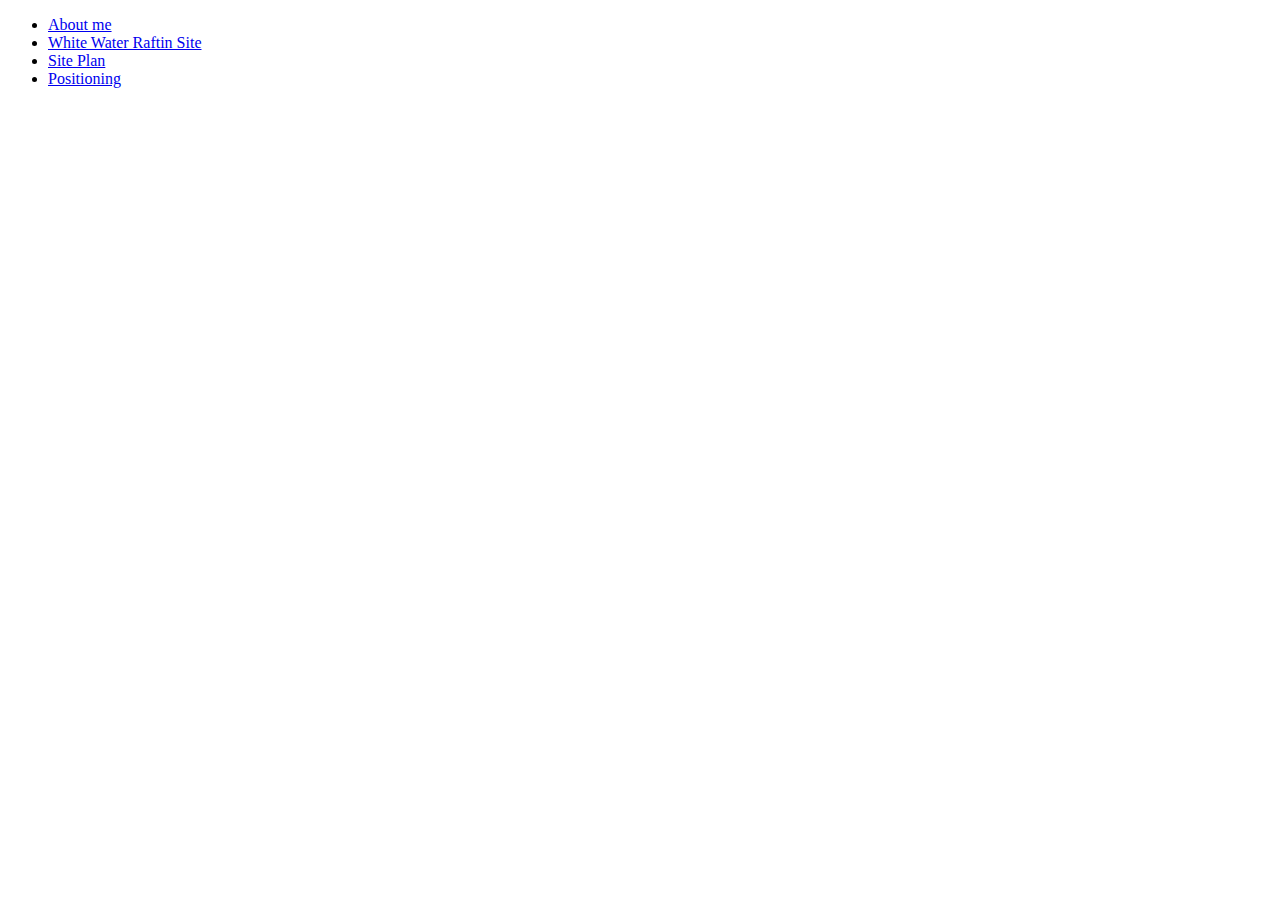
<file: index.html>
<!DOCTYPE html>
<html lang="en">
<head>
    <meta charset="UTF-8">
    <meta http-equiv="X-UA-Compatible" content="IE=edge">
    <meta name="viewport" content="width=device-width, initial-scale=1.0">
    <title>Document</title>
</head>
<body>
    <ul>
        <li>
            <a href="aboutme/index.html">
                About me
            </a> 
        </li>
        <li>
            <a href="wwr/index.html">
                White Water Raftin Site
            </a> 
        </li>
        <li>
            <a href="wwr/site-plan-rafting.html">
                Site Plan
            </a> 
        </li>
        <li>
            <a href="./positioning.html">
                Positioning
            </a> 
        </li>
    </ul>
</body>
</html>
</file>
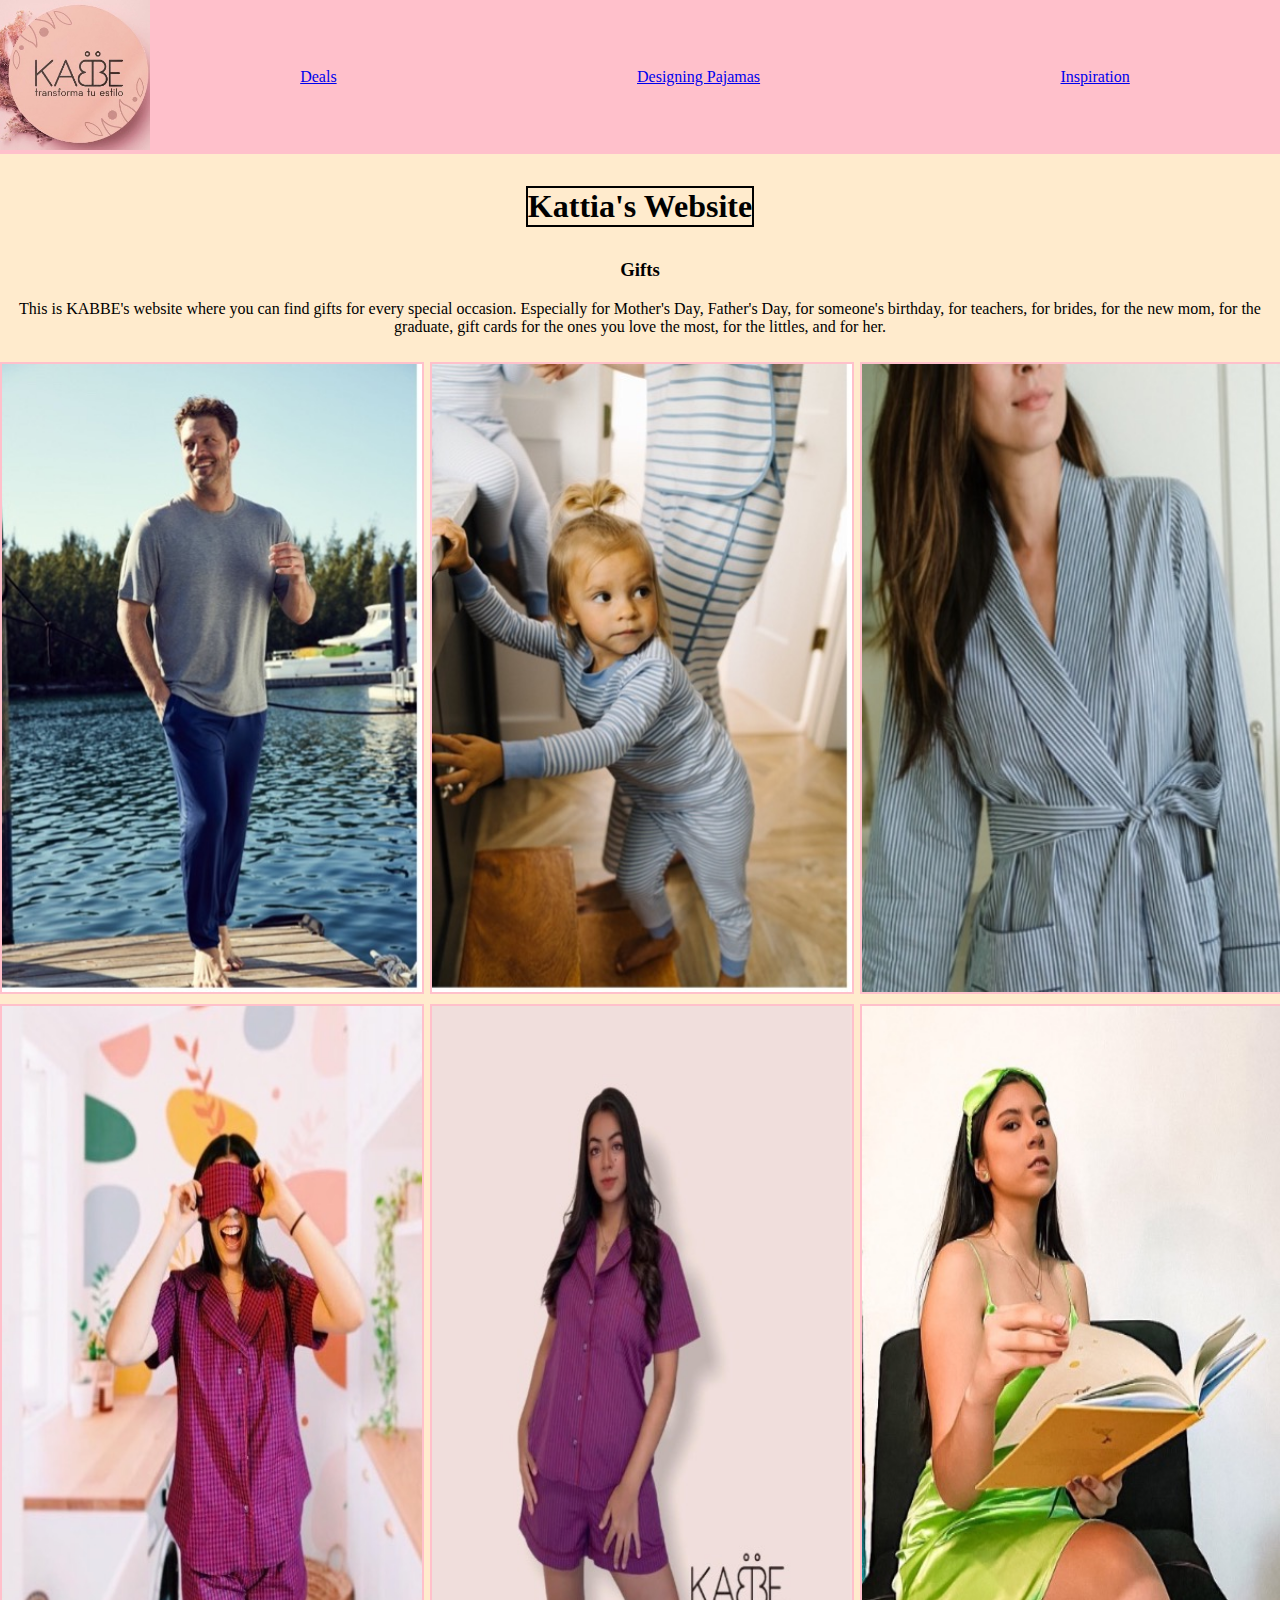
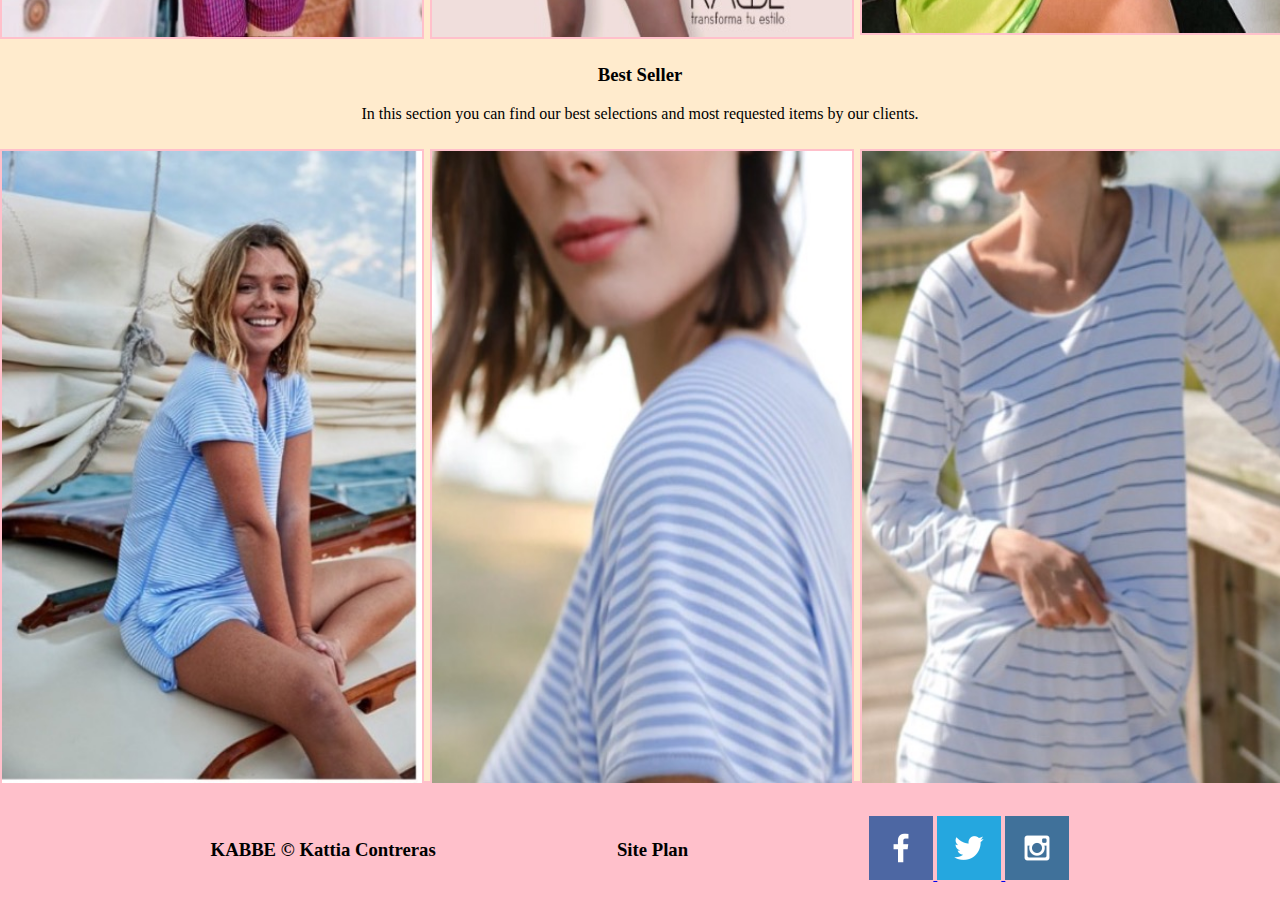
<file: mywebsite/index.html>
<!DOCTYPE html>
<html lang="en">
<head>
    <meta charset="UTF-8">
    <meta http-equiv="X-UA-Compatible" content="IE=edge">
    <meta name="viewport" content="width=device-width, initial-scale=1.0">
    <link rel="stylesheet" href="./Styles/home.css">
    <title>Home Page</title>
</head>

<body>
    <header>
        <a class="logo_link" href="index.html">
        <img class="logo_img" src="./images/funnyme.jpg" alt="Logo">
        </a>

        <nav>
            <a href="index.html">Deals</a>
            <a href="designingpj.html">Designing Pajamas</a>
            <a href="Inspiration.html">Inspiration</a>
        </nav>
    </header>
       
    <main id="homegrid">
        <div class="text1">
        <h1>Kattia's Website</h1>
        <h3>Gifts</h3>
        <p>This is KABBE's website where you can find gifts for every special occasion. Especially for Mother's Day, Father's
            Day, for someone's birthday, for teachers, for brides, for the new mom, for the graduate, gift cards for the ones you
            love the most, for the littles, and for her.</p>
        </div>
            <img src="./images/Picture1.jpg" alt="Pic1">
            <img src="./images/Picture2.jpg" alt="Pic2">
            <img class="img3" src="./images/Picture10.jpg" alt="Pic3">
            <img class="img4" src="./images/pj1.jpg" alt="Pic3">
            <img class="img5" src="./images/pj2.jpg" alt="Pic4">
            <img src="./images/pj3.jpg" alt="Pic5">
        <div class="text">
        <h3>Best Seller</h3>
        <p>In this section you can find our best selections and most requested items by our clients.</p>
        </div>
            <img class="img7" src="./images/Picture4.jpg" alt="pic6">
            <img class="img8" src="./images/Picture5.jpg" alt="pic7">
            <img class="img9" src="./images/Picture8.jpg" alt="pic8">
    
    </main>
<footer>
    <h3>KABBE
       &copy; Kattia Contreras</h3>
    <h3>
        Site Plan
    </h3>
    <div class="social">
        <a href="https://facebook.com" target="_blank">
            <img src="images/facebook.png" alt="fb icon">
        </a>
        <a href="https://twitter.com" target="_blank">
            <img src="images/twitter.png" alt="twitter icon">
        </a>
        <a href="https://instagram.com" target="_blank">
            <img src="images/instagram.png" alt="instagram icon">
        </a>
    </div>

</footer>
</body>
</html>
</file>
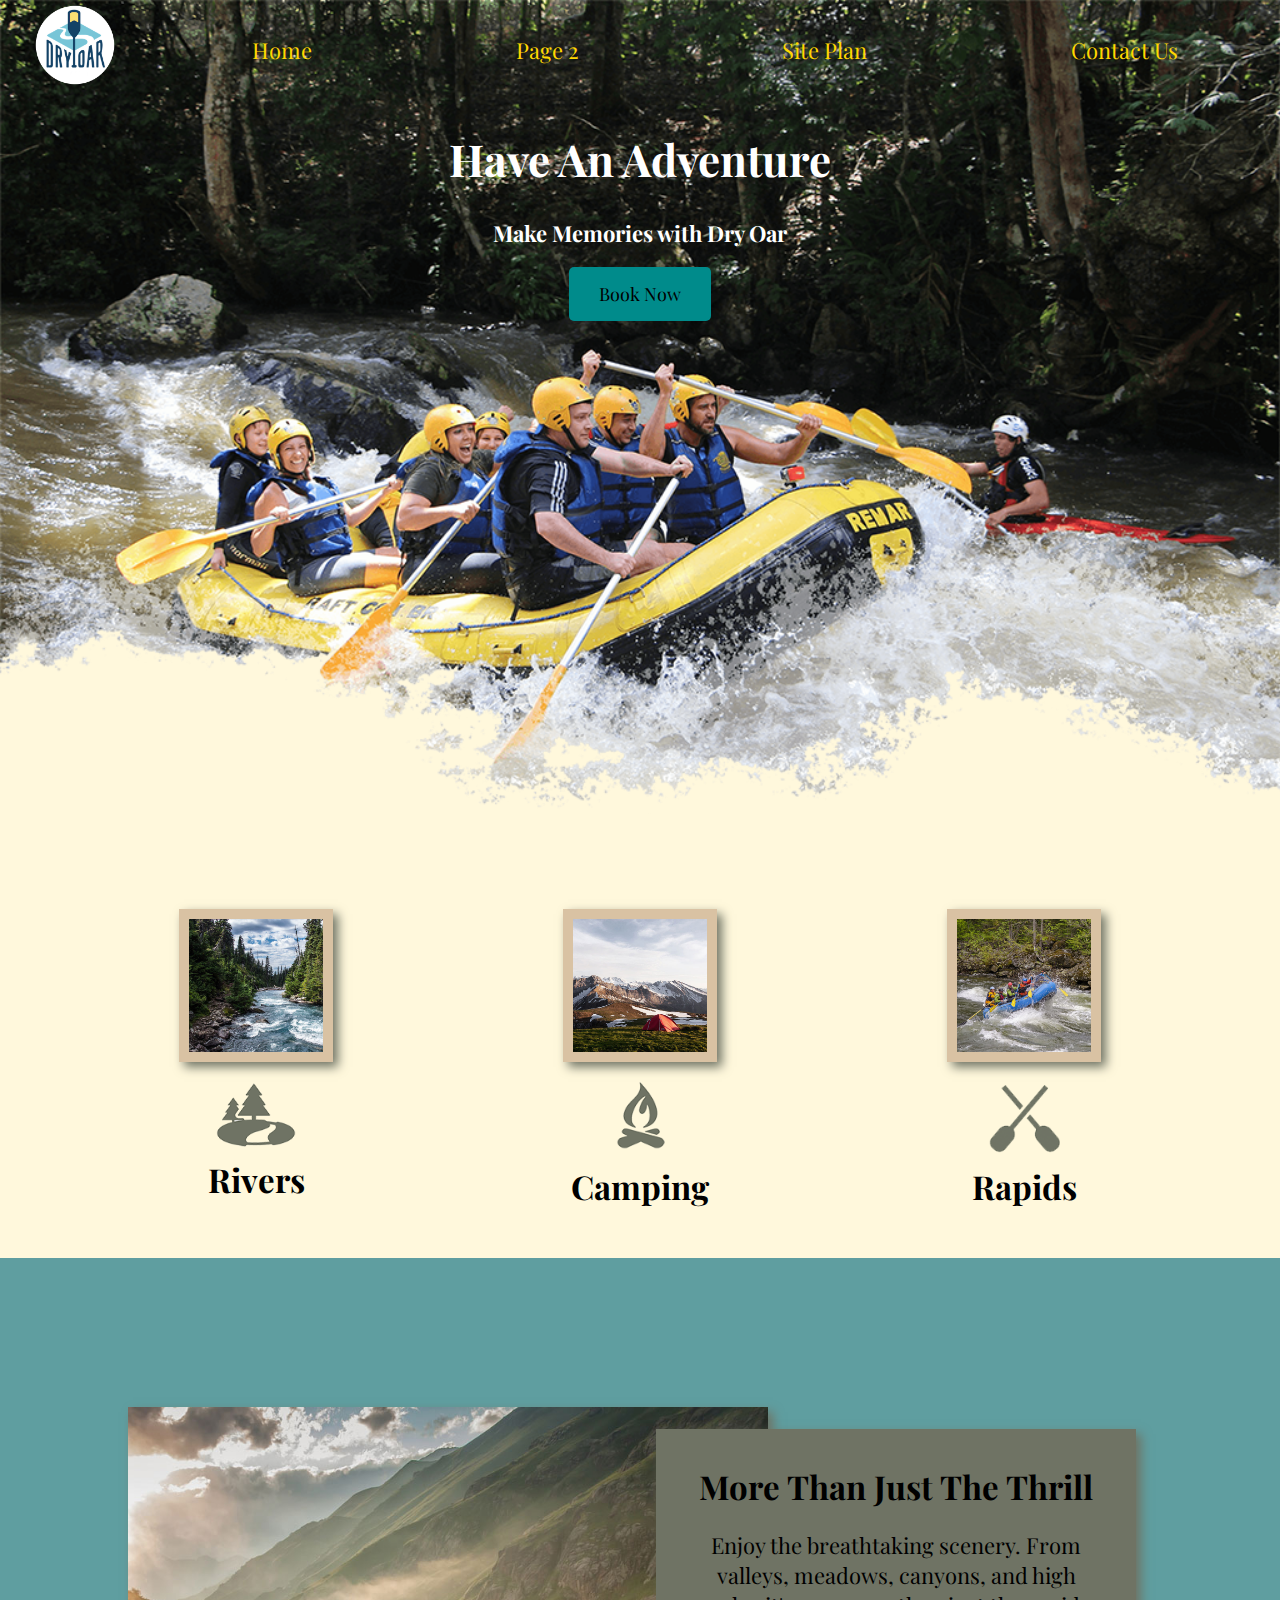
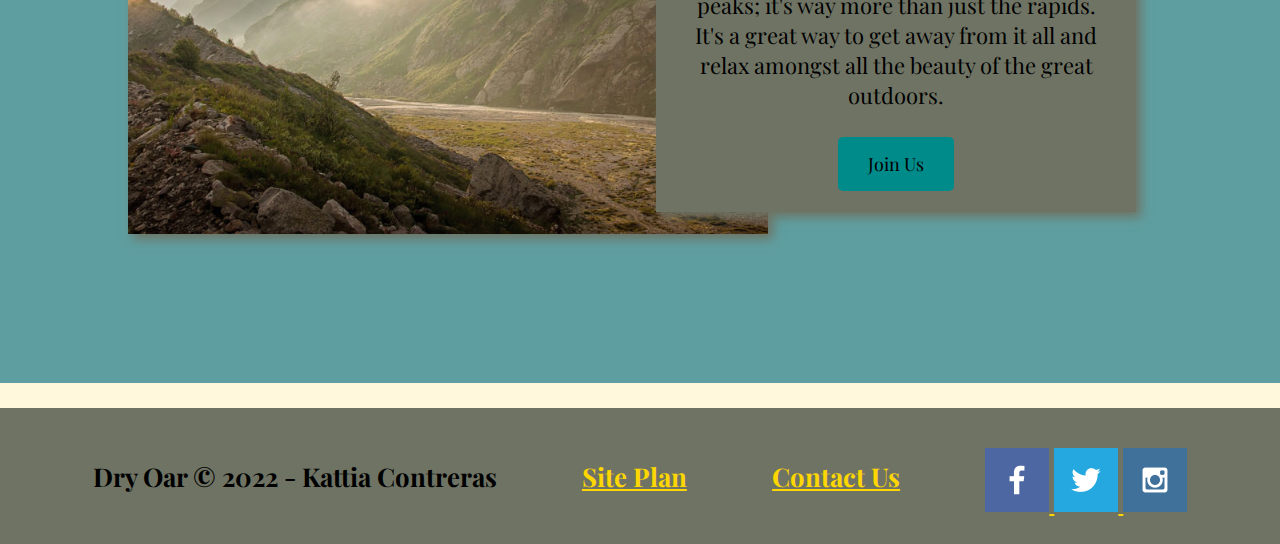
<file: wwr/index.html>
<!DOCTYPE html>
<html lang="en">
<head>
    <meta charset="UTF-8">
    <meta http-equiv="X-UA-Compatible" content="IE=edge">
    <meta name="viewport" content="width=device-width, initial-scale=1.0">
    <title>Whitewater Rafting</title>
    <link rel="stylesheet" href="styles/style.css">
</head>
<body>
    <div id="content">   
    <header> 
        <a id="logo_link" href="index.html">
            <img class="logo" src="images/logo.png" alt="Dry Oar Logo">
        </a>
        <nav>
            <a href="index.html">Home</a>
            <a href="#">Page 2</a>
            <a href="site-plan-rafting.html">Site Plan</a>
            <a href="contactus.html">Contact Us</a>
        </nav>
    </header>
    <div id="hero">
        <div id="hero-box">
            <img id="hero-img" src="images/hero.png" alt="People enjoying white water rafting">
        </div> 
        <section id="hero-msg">
            <h1 class="home-little">Have An Adventure</h1>
            <h4>Make Memories with Dry Oar </h4>
            <div class="button-box">
                <a class="book" href="rates.html">Book Now</a>
            </div>
        </section>
    </div>
    <main class="home-grid">
        <section class="rivers-card">
            <img class="card-img" src="images/rivers.jpg" alt="river in forest">
            <img class="icon" src="images/river_icon.png" alt="river icon">
            <h2>Rivers</h2>
        </section>
        <section class="camping-card">
            <img class="card-img" src="images/camping.jpg" alt="tent in mountains">
            <img class="icon" src="images/fire_icon.png" alt="fire icon">
            <h2>Camping</h2>
        </section>
        <section class="rapids-card">
            <img class="card-img" src="images/rapids.jpg" alt="rafting boat">
            <img class="icon" src="images/oars.png" alt="oars icon">
            <h2>Rapids</h2>
        </section>
        <div id="background"></div>
        <img class="mountains" src="images/mountains.jpg" alt="Misty mountains">
    <section class="msg">
        <h2>More Than Just The Thrill</h2>
        <p>Enjoy the breathtaking scenery. From valleys, meadows, canyons, and high peaks; it's way more than just the rapids. It's a great way to get away from it all and relax amongst all the beauty of the great outdoors. </p>
        <a class='join' href="rivers.html">Join Us</a>
    </section>
    </main>
    <footer>
        <h3>Dry Oar &copy; 2022 - Kattia Contreras</h3>
        <h3><a href="site-plan-rafting.html">Site Plan</a></h3>
        <h3><a href="contactus.html">Contact Us</a></h3>
        <div class="social">
            <a href="https://facebook.com" target="_blank">
                <img src="images/facebook.png" alt="fb icon">
            </a>
            <a href="https://twitter.com" target="_blank">
                <img src="images/twitter.png" alt="twitter icon">
            </a>
            <a href="https://instagram.com" target="_blank">
                <img src="images/instagram.png" alt="instagram icon">
            </a>
        </div>
    </footer>
</div>
</body>
</html>
</file>
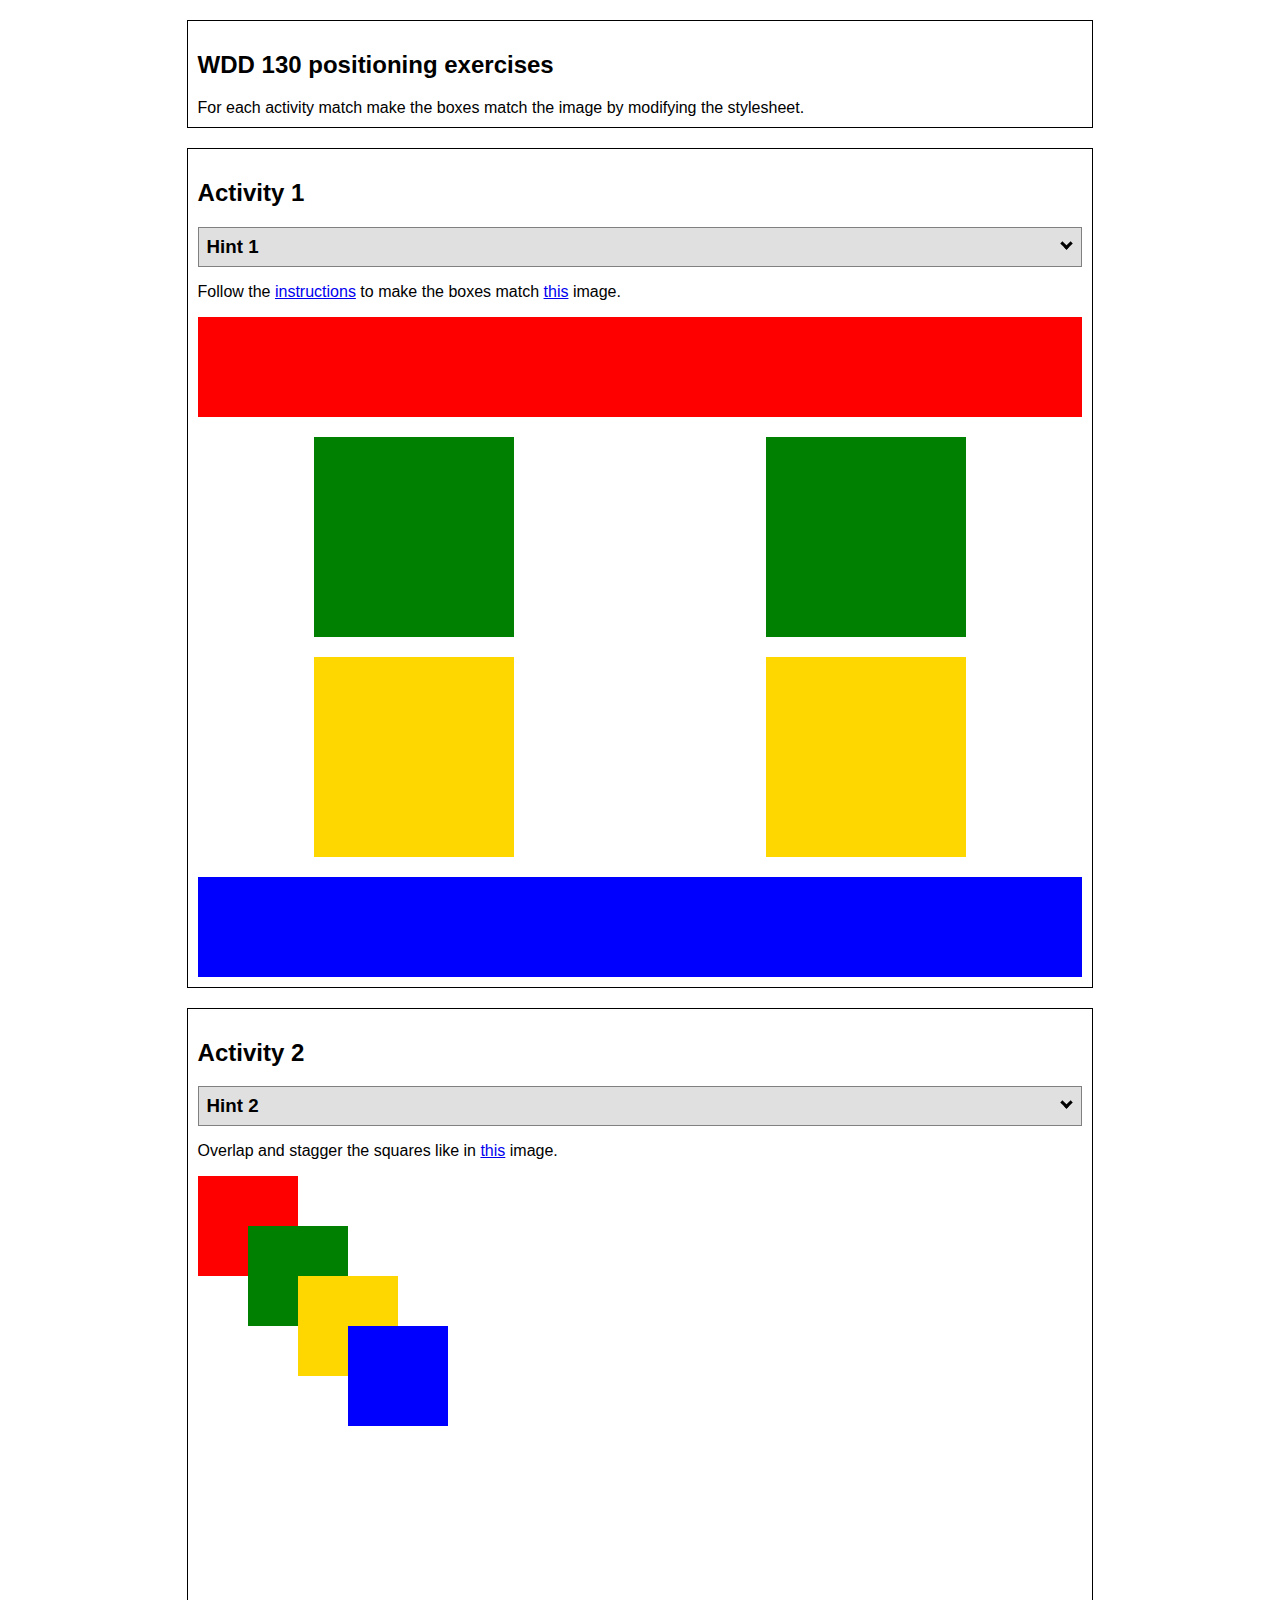
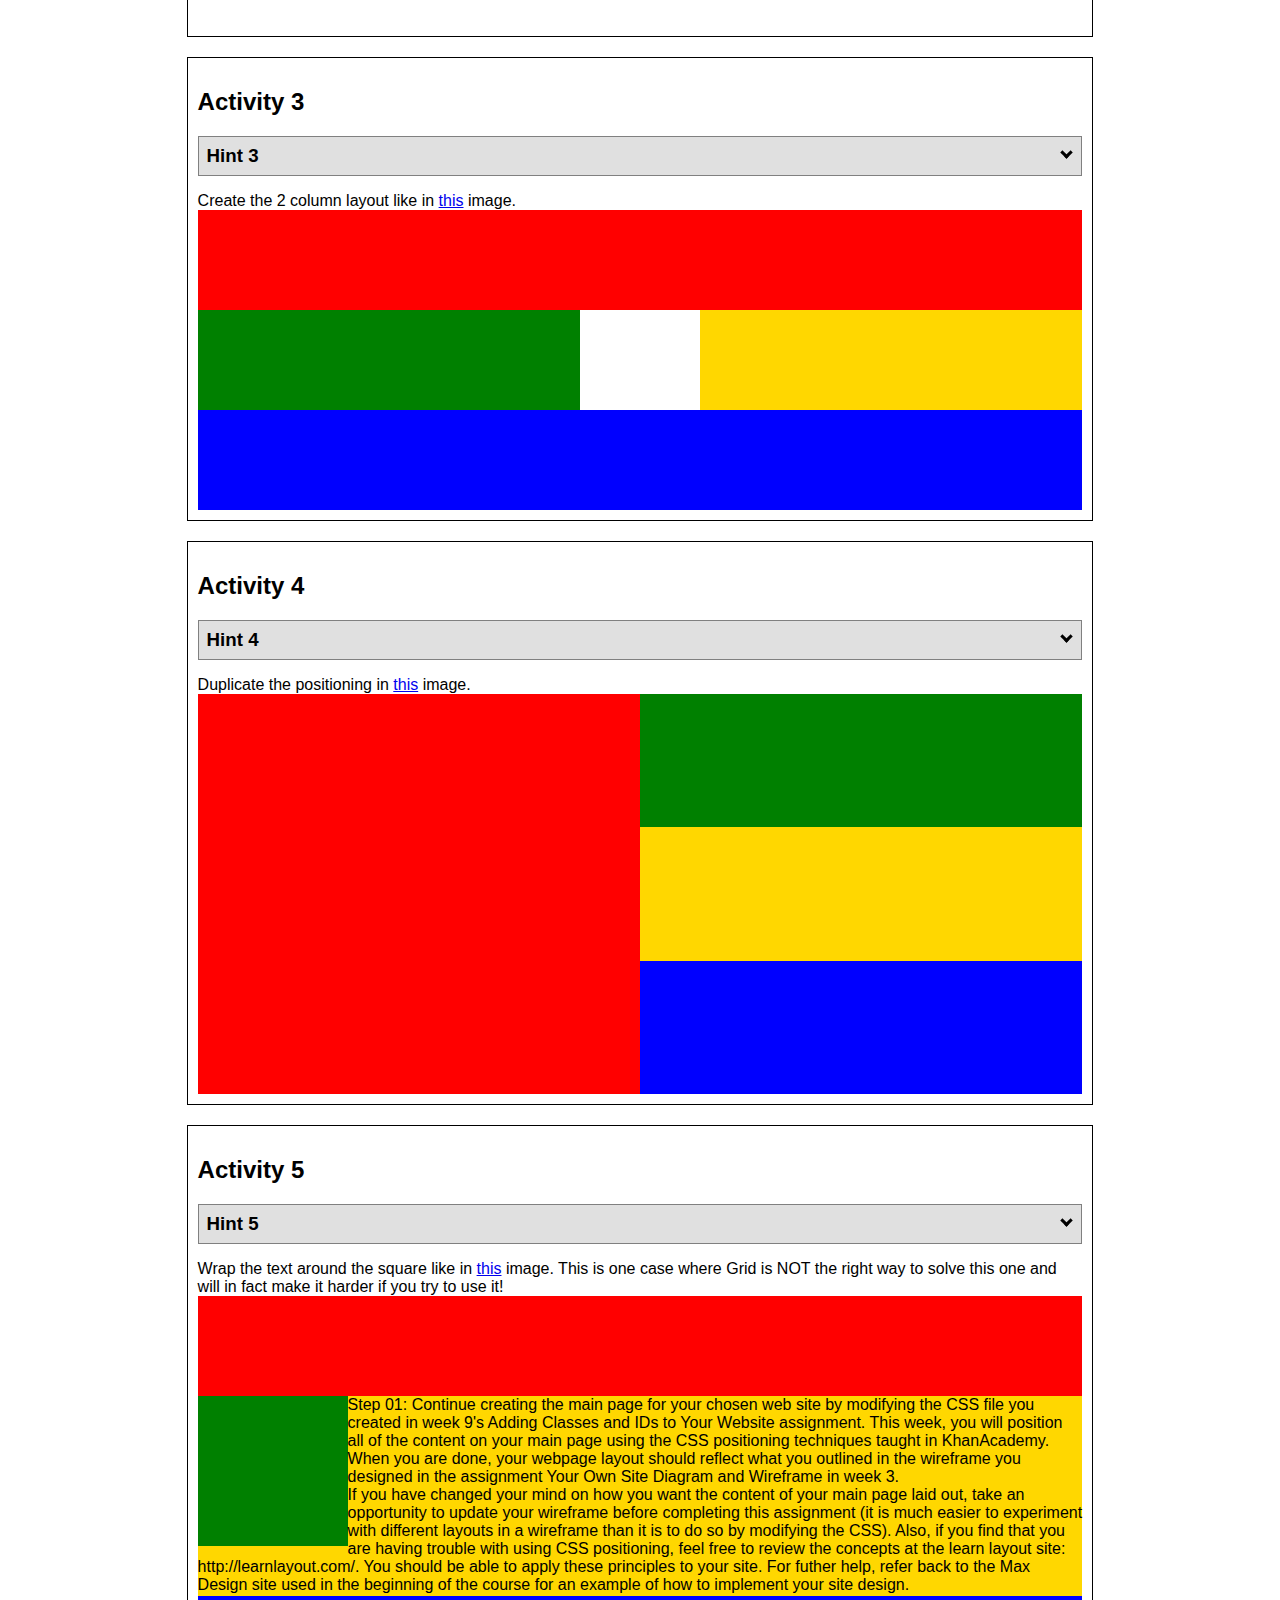
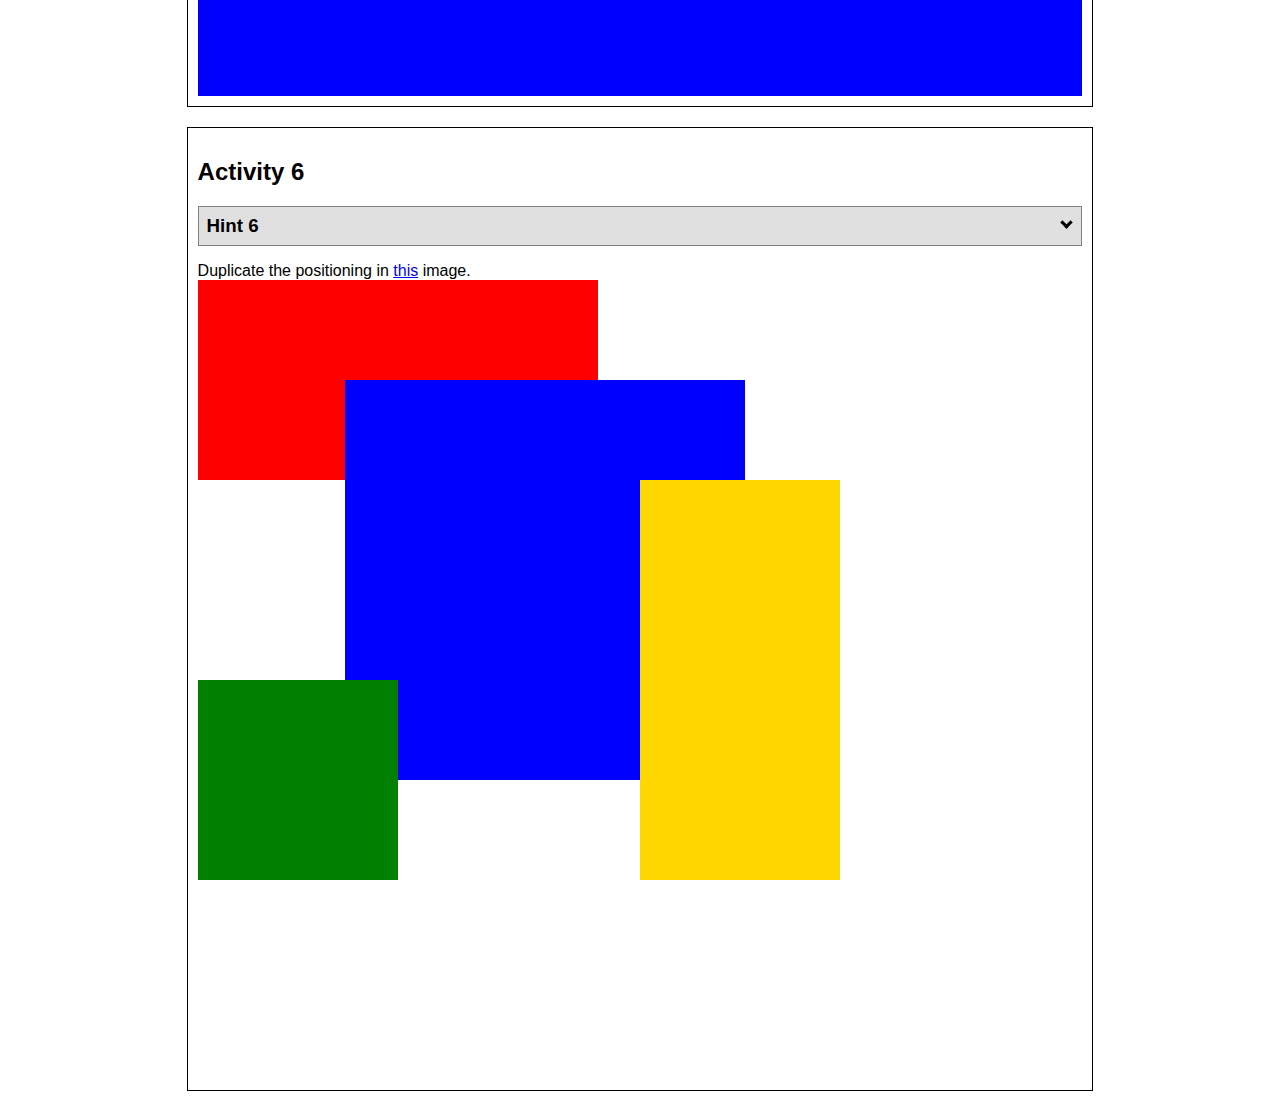
<file: positioning.html>
<!DOCTYPE html>
<html lang="en">
  <head>
    <!-- HTML - Name: positioning.html -->
    <title>Positioning Activity</title>
    <link rel="stylesheet" type="text/css" href="positionstyles.css" />
  </head>
  <body>
    <div class="activity">
      <h2>WDD 130 positioning exercises</h2>
      For each activity match make the boxes match the image by modifying the stylesheet.</div>
    <div class="activity">
      <h2>Activity 1</h2>
      <section class="hint"><input type="checkbox" ><i></i> <h3>Hint 1</h3><div><p>Check out the <a href="https://byui-wdd.github.io/wdd130/activities/w06-css-positioning.html" target="_blank">activity instructions</a> in Ilearn!</p></div></section>
      <p>Follow the <a href="https://byui-wdd.github.io/wdd130/activities/w06-css-positioning.html" target="_blank">instructions</a> to make the boxes match  <a href="https://byui-wdd.github.io/wdd130/images/example1.png" target="_blank">this</a> image.</p>
      <div class="content1" >
        <div class="red1" ></div>
        <div class="green1" ></div>
        <div class="green1" ></div>
        <div class="yellow1"></div>
        <div class="yellow1"></div>
        <div class="blue1"></div>
      </div>
    </div>
    <div class="activity">
      <h2>Activity 2</h2>
      <section class="hint"><input type="checkbox" > <h3>Hint 2</h3><i></i><div><p>Remember that the best way to shift elements around slightly on the page is with Margins.  You could also use Grid.  Either would work for this. If you choose margin, you can use a <em>negative</em> margin. (ie margin-top: -20px;)</p><h4>Properties used:</h4><ul><li>margin-top, margin-left</li><li>...or...</li><li>grid-template-columns: 50px 50px 50px 50px 50px </li></ul></div></section>
      <p>Overlap and stagger the squares like in <a href="https://byui-wdd.github.io/wdd130/images/example2.png" target="_blank">this</a> image.</p>
      <div class="content2" >
        <div class="red2" ></div>
        <div class="green2" ></div>
        <div class="yellow2"></div>
        <div class="blue2"></div>
      </div>
    </div>
    <div class="activity">
      <h2>Activity 3</h2>
      <section class="hint"><input type="checkbox" > <h3>Hint 3</h3><i></i><div><p>This one is going to be best solved with CSS Grid. Remember to make the boxes the right width first...then start moving them around. </p><h4>Properties used:</h4><ul><li>display:grid;</li><li>grid-template-columns:</li><li>grid-column-gap:</li>
        <li>grid-column:</li>  </ul></div></section>
      Create the 2 column layout like in <a href="https://byui-wdd.github.io/wdd130/images/example3.png" target="_blank">this</a>  image.
      <div class="content3" >
        <div class="red3" ></div>
        <div class="green3" ></div>
        <div class="yellow3"></div>
        <div class="blue3"></div>
      </div>
    </div>
    <div class="activity">
      <h2>Activity 4</h2>
      <section class="hint"><input type="checkbox" > <h3>Hint 4</h3><i></i><div><p>For the others we have been primarily concerned with width. For this one you will need to adjust height as well. </p><h4>Properties used:</h4><ul><li>display:grid;</li><li>grid-template-columns:</li><li>grid-row:</li></ul></div></section>
      Duplicate the positioning in <a href="https://byui-wdd.github.io/wdd130/images/example4.png" target="_blank">this</a> image. 
      <div class="content4" >
        <div class="red4" ></div>
        <div class="green4" ></div>
        <div class="yellow4"></div>
        <div class="blue4"></div>
      </div>
    </div>

    <div class="activity">
      <h2>Activity 5</h2>
      <section class="hint"><input type="checkbox" > <h3>Hint 5</h3><i></i><div><p>Grid is <strong>not</strong> the right way to do this.  In fact there is only one way to really do that...and that is with float. Remember that we float the thing we want the text to wrap around.  Also remember to start by making all the shapes the right size and shape.</p><h4>Properties used:</h4><ul><li>float: left;</li></ul></div></section>
      Wrap the text around the square like in <a href="https://byui-wdd.github.io/wdd130/images/example5.png" target="_blank">this</a> image. This is one case where Grid is NOT the right way to solve this one and will in fact make it harder if you try to use it!
      <div class="content5" >
        <div class="red5" ></div>
        <div class="green5" ></div>
        <div class="yellow5">Step 01: Continue creating the main page for your chosen web site by modifying the CSS file you created in week 9's Adding Classes and IDs to Your Website assignment. This week, you will position all of the content on your main page using the CSS positioning techniques taught in KhanAcademy. When you are done, your webpage layout should reflect what you outlined in the wireframe you designed in the assignment Your Own Site Diagram and Wireframe in week 3. <br />
          If you have changed your mind on how you want the content of your main page laid out, take an opportunity to update your wireframe before completing this assignment (it is much easier to experiment with different layouts in a wireframe than it is to do so by modifying the CSS). Also, if you find that you are having trouble with using CSS positioning, feel free to review the concepts at the learn layout site: http://learnlayout.com/. You should be able to apply these principles to your site. For futher help, refer back to the Max Design site used in the beginning of the course for an example of how to implement your site design.</div>
        <div class="blue5"></div>
      </div>
    </div>
    <div class="activity">
      <h2>Activity 6</h2>
      <section class="hint"><input type="checkbox" > <h3>Hint 6</h3><i></i><div><p>This one is all about visualizing the grid behind the layout. If you are having a hard time doing that first: all the sizes are even multiples of 100, and second here is another example with the lines drawn: <a href="https://byui-wdd.github.io/wdd130/images/example6-hint.png" target="_blank">example 6 with lines</a>. For this one you will find it easiest if you use px for the column width. You can also use <kbd>z-index</kbd> to control the element layering.    </p><h4>Properties used:</h4><ul><li>display:grid;</li><li>grid-template-columns:</li><li>grid-column:</li><li>grid-row:</li><li><a href="https://www.w3schools.com/cssref/pr_pos_z-index.asp" target="_blank">z-index:</a></li></ul></div></section>
      Duplicate the positioning in <a href="https://byui-wdd.github.io/wdd130/images/example6.png" target="_blank">this</a> image.
      <div class="content6" >
        <div class="red6" ></div>
        <div class="green6" ></div>
        <div class="yellow6"></div>
        <div class="blue6"></div>
      </div>
    </div>
  </body>
</html>
</file>
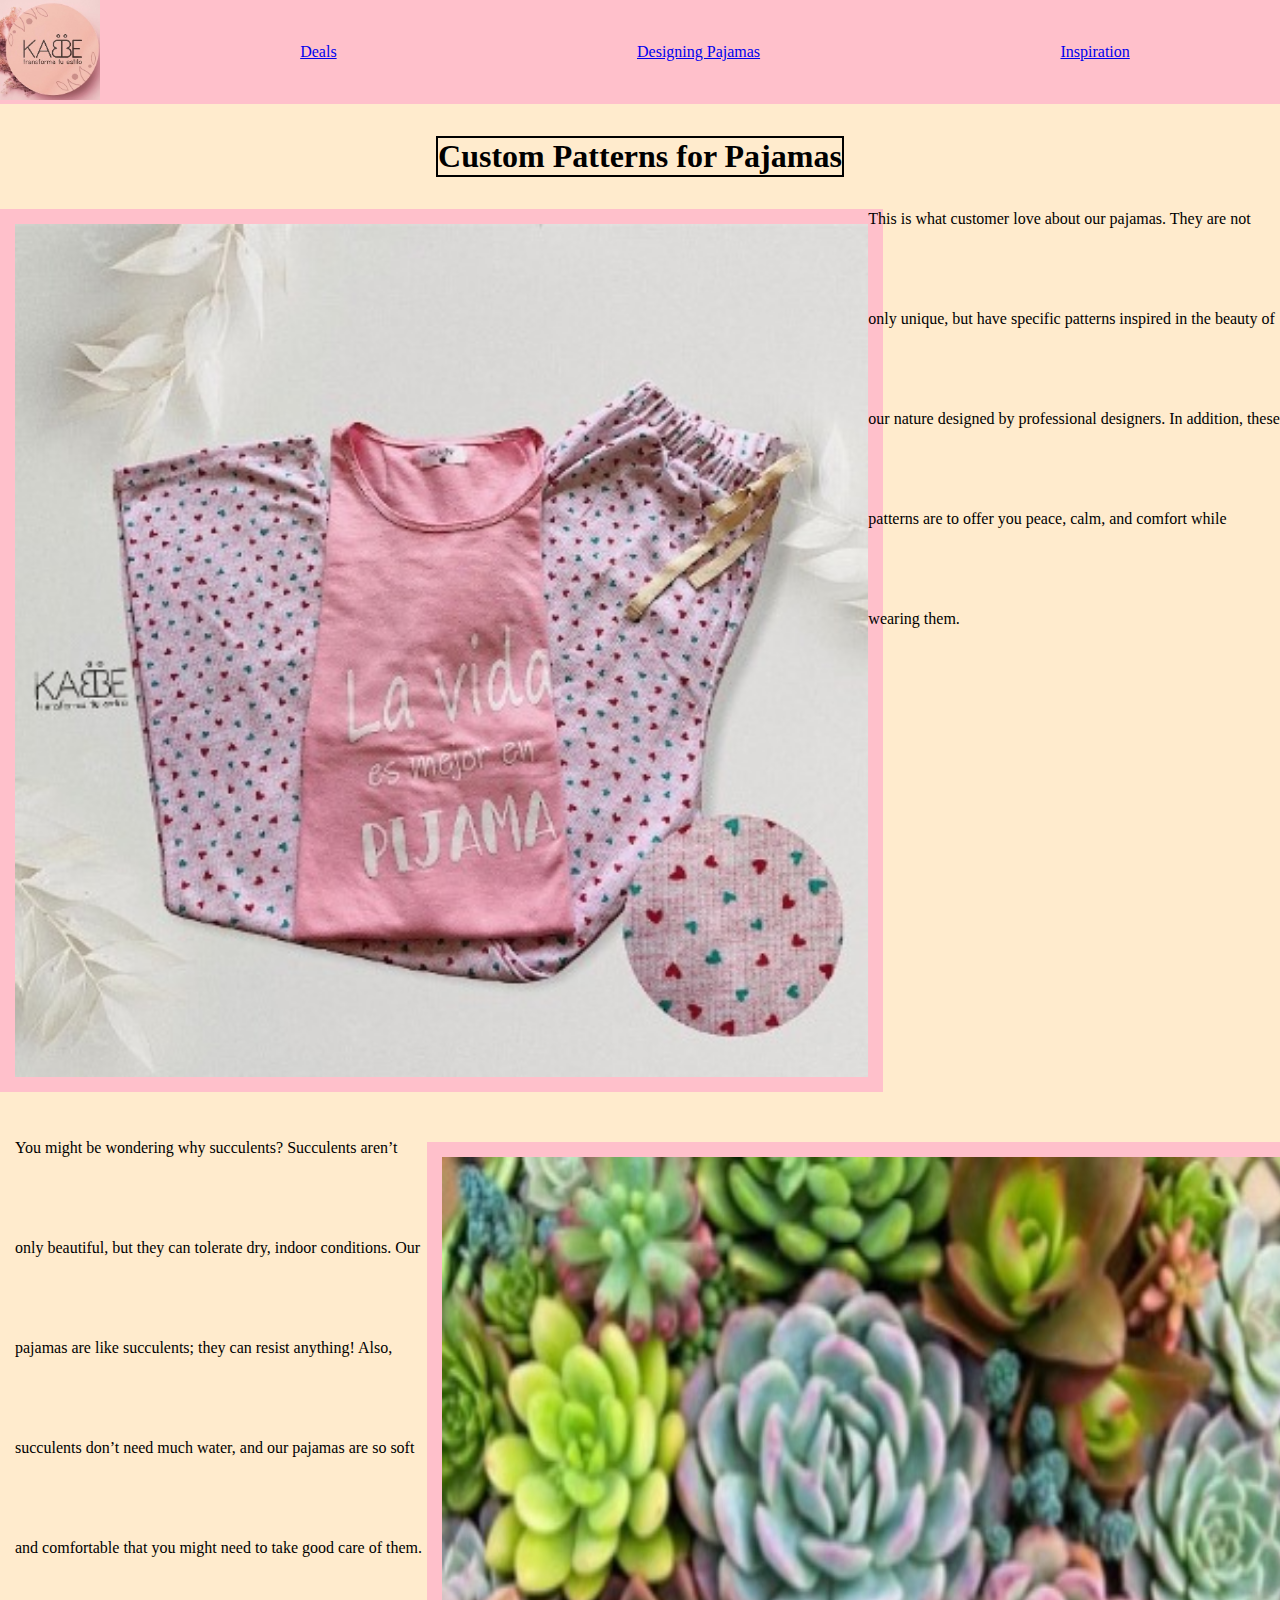
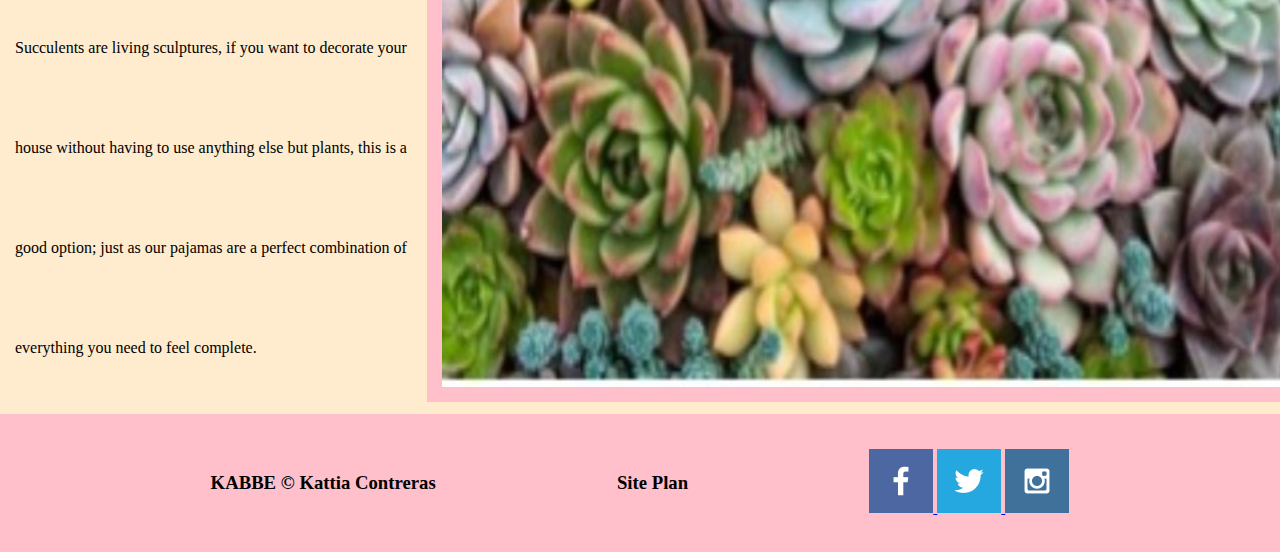
<file: mywebsite/designingpj.html>
<!DOCTYPE html>
<html lang="en">
<head>
    <meta charset="UTF-8">
    <meta http-equiv="X-UA-Compatible" content="IE=edge">
    <meta name="viewport" content="width=device-width, initial-scale=1.0">
    <link rel="stylesheet" href="./Styles/design.css">
    <link rel="stylesheet" href="./Styles/home.css">
    <title>Home Page</title>
</head>

<body>
    <header>
        <a href="index.html">
        <img class="logo" src="./images/funnyme.jpg" alt="Logo">
        </a>

        <nav>
            <a href="index.html">Deals</a>
            <a href="designingpj.html">Designing Pajamas</a>
            <a href="Inspiration.html">Inspiration</a>
        </nav>
    </header>
    <main id="home">
        <h1>Custom Patterns for Pajamas</h1>
        <img class="img1" src="./images/pj4.jpg" alt="Pic1">
        <div class="div1">
        <p>This is what customer love about our pajamas. They are not only unique, but have specific patterns inspired in the beauty of our nature designed by professional designers. In addition, these patterns are to offer you peace, calm, and comfort while wearing them.</p>
        </div>

        
        
        <div class="div2">
            <p>You might be wondering why succulents? Succulents aren’t only beautiful, but they can tolerate dry, indoor conditions. Our pajamas are like succulents; they can resist anything! Also, succulents don’t need much water, and our pajamas are so soft and comfortable that you might need to take good care of them. Succulents are living sculptures, if you want to decorate your house without having to use anything else but plants, this is a good option; just as our pajamas are a perfect combination of everything you need to feel complete.

            </p>
        </div>

        <img class="img2" src="./images/Picture12.jpg" alt="Pic2">
    </main>


<footer>
        <h3>KABBE
           &copy; Kattia Contreras</h3>
        <h3>
            Site Plan
        </h3>
    <div class="social">
            <a href="https://facebook.com" target="_blank">
                <img src="images/facebook.png" alt="fb icon">
            </a>
            <a href="https://twitter.com" target="_blank">
                <img src="images/twitter.png" alt="twitter icon">
            </a>
            <a href="https://instagram.com" target="_blank">
                <img src="images/instagram.png" alt="instagram icon">
            </a>
    </div>
    
</footer>
</body>
</html>
</file>
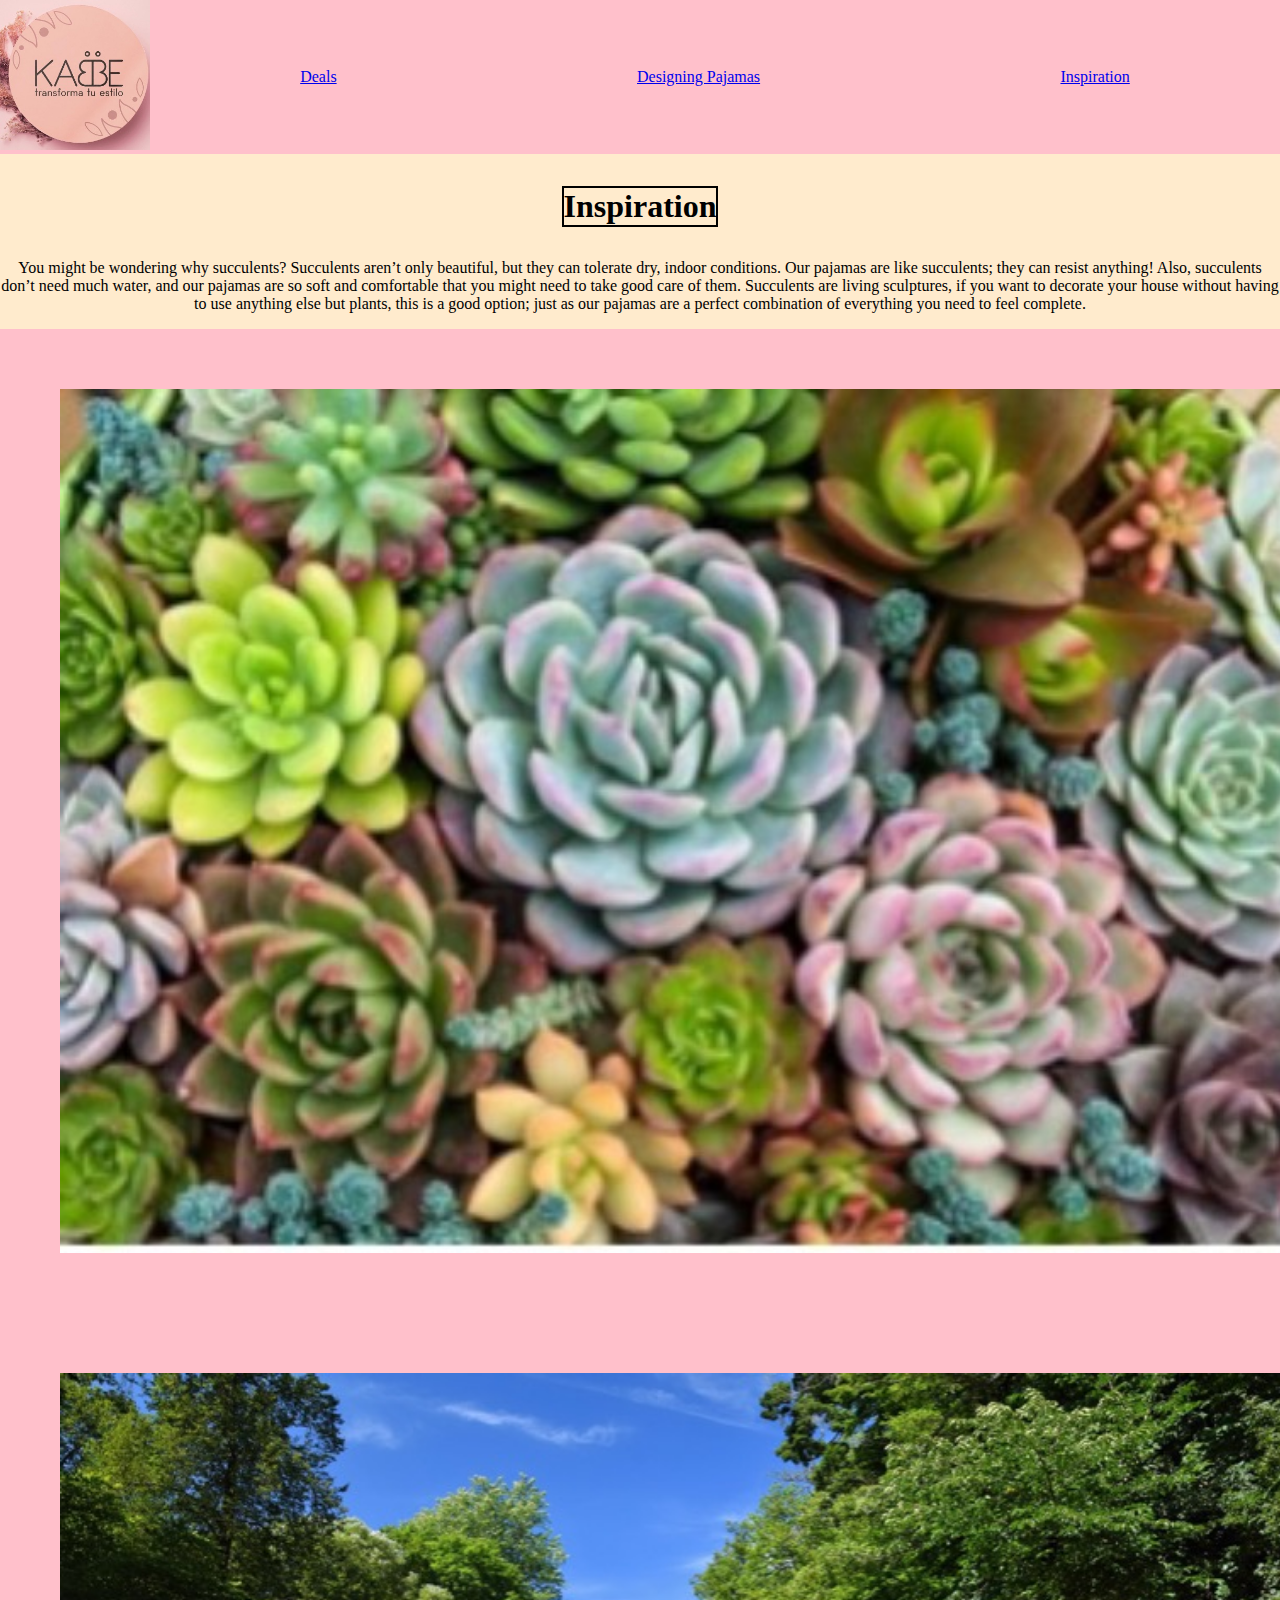
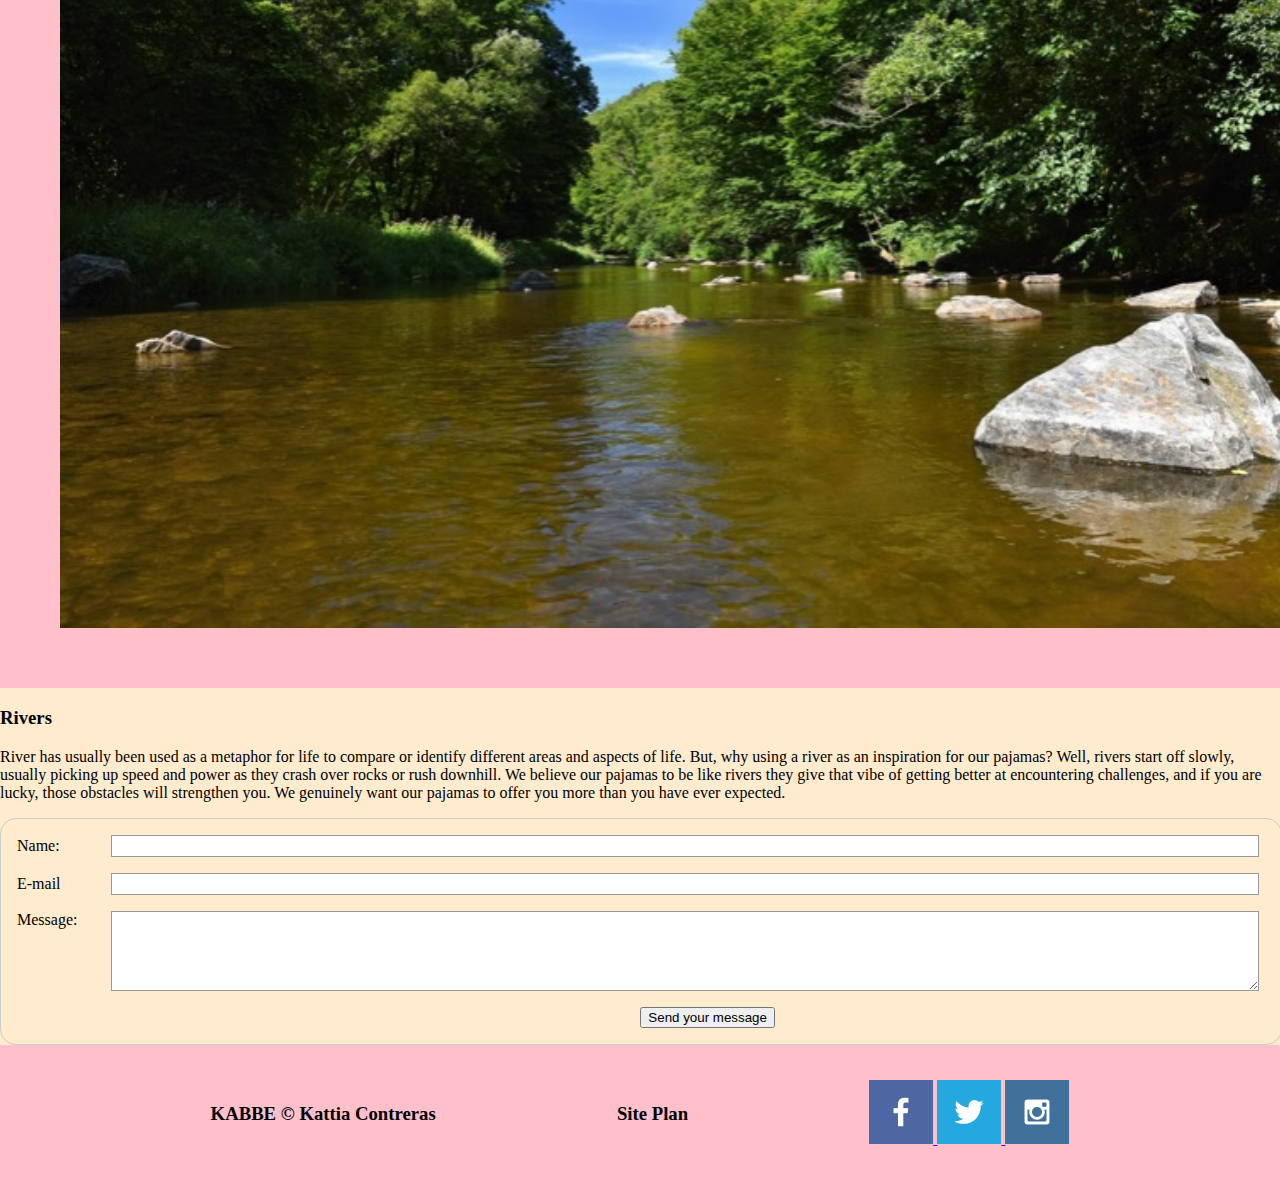
<file: mywebsite/Inspiration.html>
<!DOCTYPE html>
<html lang="en">
    <head>
        <meta charset="UTF-8">
        <meta http-equiv="X-UA-Compatible" content="IE=edge">
        <meta name="viewport" content="width=device-width, initial-scale=1.0">
        <link rel="stylesheet" href="./Styles/inspiration.css">
        <link rel="stylesheet" href="./Styles/home.css">
        <title>Home Page</title>
    </head>

    <body>
        <header>
            <a href="index.html">
                <img class="logo_img" src="./images/funnyme.jpg" alt="Logo">
            </a>

            <nav>
                <a href="index.html">Deals</a>
                <a href="designingpj.html">Designing Pajamas</a>
                <a href="Inspiration.html">Inspiration</a>
            </nav>
        </header>
        <main id="gridp3">
            <div class="text1">
            <h1>Inspiration</h1>
            <p>You might be wondering why succulents? Succulents aren’t only beautiful, but they can tolerate dry, indoor conditions. Our pajamas are like succulents; they can resist anything! Also, succulents don’t need much water, and our pajamas are so soft and comfortable that you might need to take good care of them. Succulents are living sculptures, if you want to decorate your house without having to use anything else but plants, this is a good option; just as our pajamas are a perfect combination of everything you need to feel complete.
            </p>
            </div>
            <img class="imgp3" src="./images/Picture12.jpg" alt="Pic1">
            <div class="text2">
                <h3>Rivers</h3>
                <p>River has usually been used as a metaphor for life to compare or identify different areas and aspects of life. But, why using a river as an inspiration for our pajamas? Well, rivers start off slowly, usually picking up speed and power as they crash over rocks or rush downhill. We believe our pajamas to be like rivers they give that vibe of getting better at encountering challenges, and if you are lucky, those obstacles will strengthen you. We genuinely want our pajamas to offer you more than you have ever expected.
                </p>
            </div>
            <img class="imgp3a" src="./images/riverland.jpg" alt="pic8">
            
            <div id="feedback"></div>
            <form action="/my-handling-form-page" method="post">
                <ul>
                    <li>
                        <label for="name">Name:</label>
                        <input type="text" id="name" name="user_name" />
                    </li>
                    <li>
                        <label for="mail">E-mail</label>
                        <input type="email" id="mail" name="user_name">
                    </li>
                    <li>
                        <label for="msg">Message:</label>
                        <textarea name="user_name" id="msg"></textarea>
                    </li>
                    <li class="button">
                        <button type="submit">Send your message</button>
                    </li>
                </ul>
            </form>
        </main>
        <footer>
            <h3>KABBE &copy; Kattia Contreras</h3>
            <h3>
                Site Plan
            </h3>
            <div class="social">
                <a href="https://facebook.com" target="_blank">
                    <img src="images/facebook.png" alt="fb icon">
                </a>
                <a href="https://twitter.com" target="_blank">
                    <img src="images/twitter.png" alt="twitter icon">
                </a>
                <a href="https://instagram.com" target="_blank">
                    <img src="images/instagram.png" alt="instagram icon">
                </a>
            </div>
        </footer>
        <script>
            // get the feedback div element so we can do something with it.
            const feedbackElement = document.getElementById ("feedback") ;
            // get the form so we can read what was entered in it.
            const formElement = document.forms[0];
            // add a 'listener to wait For a submisbion of ur form. When that happens run the ec
            formElement.addEventListener("submit", function (e) {
                // stop the form from doing the default action.
                e.preventDefault();
                // set the contents of our feedback element to a message letting the user know the 
                feedbackElement.innerHTML =
                    "Hello " +
                    formElement.user_name. value +
                    "Thank you for your message. We will get back with you as soon as possible!";
                // make the feedback element visible.
                feedbackElement.style.display = "block";
                // add a class to move everything down so our message doesn't cover it.
                document.body.classList.toggle("moveDown");
            });

        </script>
    </body>
</html>
</file>
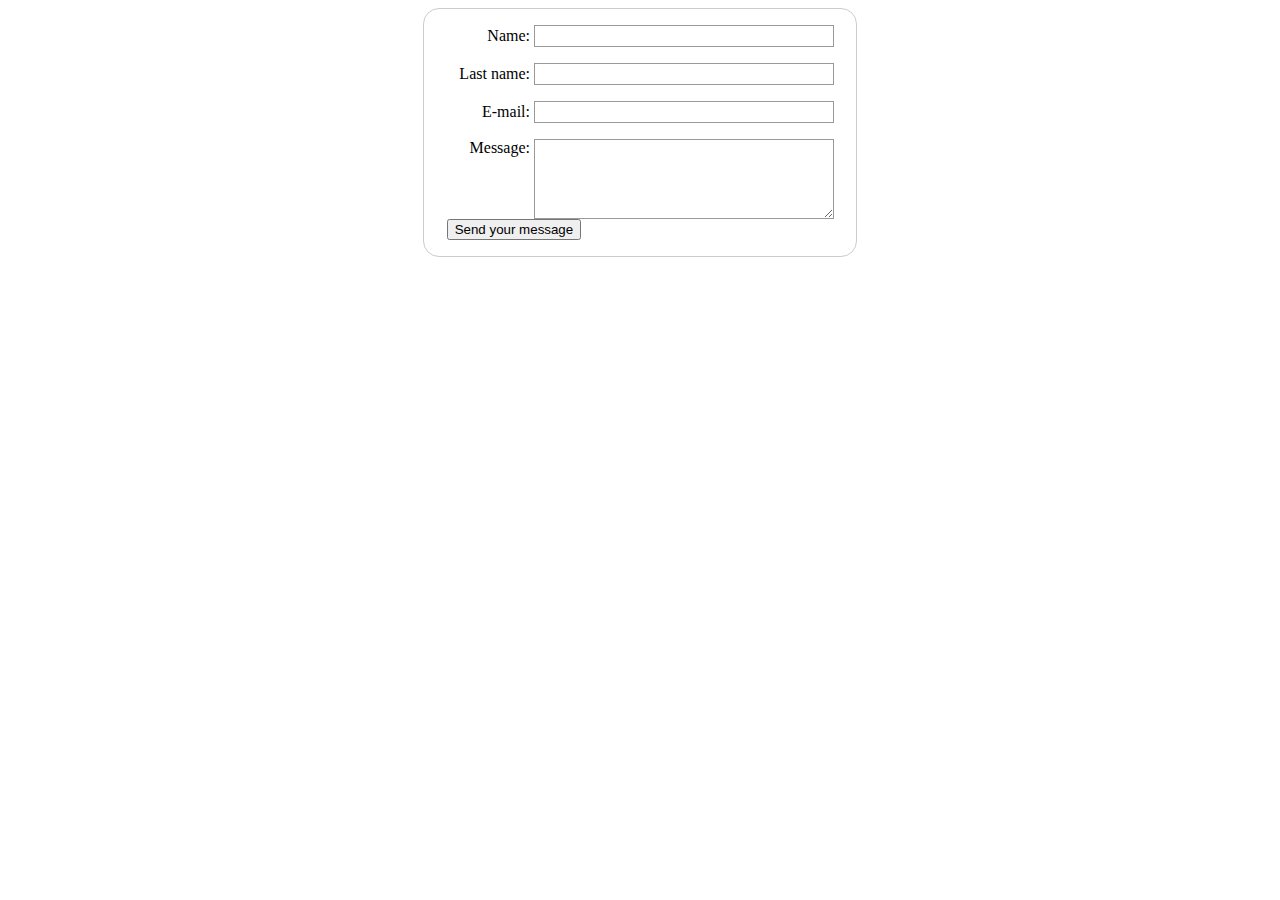
<file: wwr/contactus.html>
<!DOCTYPE html>
<html lang="en">
<head>
    <meta charset="UTF-8">
    <meta http-equiv="X-UA-Compatible" content="IE=edge">
    <meta name="viewport" content="width=device-width, initial-scale=1.0">
    <title>Contact Us</title>
    <link rel="stylesheet" href="./styles/contactus.css">
</head>
<body>
<header>

</header>
<main>

</main>
<div id="feedback"></div>
<form action="/my-handling-form-page" method="post">
    <ul>
     <li>
       <label for="name">Name:</label>
       <input type="text" id="name" name="user_name">
    </li>
     <li>
       <label for="name">Last name:</label>
       <input type="text" id="lastname" name="user_lastname">
     </li>
     <li>
       <label for="mail">E-mail:</label>
       <input type="email" id="mail" name="user_email">
     </li>
     <li>
       <label for="msg">Message:</label>
       <textarea id="msg" name="user_message"></textarea>
       <button type="submit">Send your message</button>
     </li>
    </ul>
   </form>
  
   <script>
    // get the feedback div element so we can do something with it.
    const feedbackElement = document.getElementById('feedback');
    // get the form so we can read what was entered in it.
    const formElement = document.forms[0];
    // add a 'listener' to wait for a submission of our form. When that happens run the code below.
    formElement.addEventListener('submit', function(e) {
        // stop the form from doing the default action.
        e.preventDefault();
        // set the contents of our feedback element to a message letting the user know the form was submitted successfully. Notice that we pull the name that was entered in the form to personalize the message!
        feedbackElement.innerHTML = 'Hello '+ formElement.user_name.value +'! Thank you for your message. We will get back with you as soon as possible!';
        // make the feedback element visible.
        feedbackElement.style.display = "block";
        // add a class to move everything down so our message doesn't cover it.
        document.body.classList.toggle('moveDown');
    });
</script>
</body>
</html>
</file>
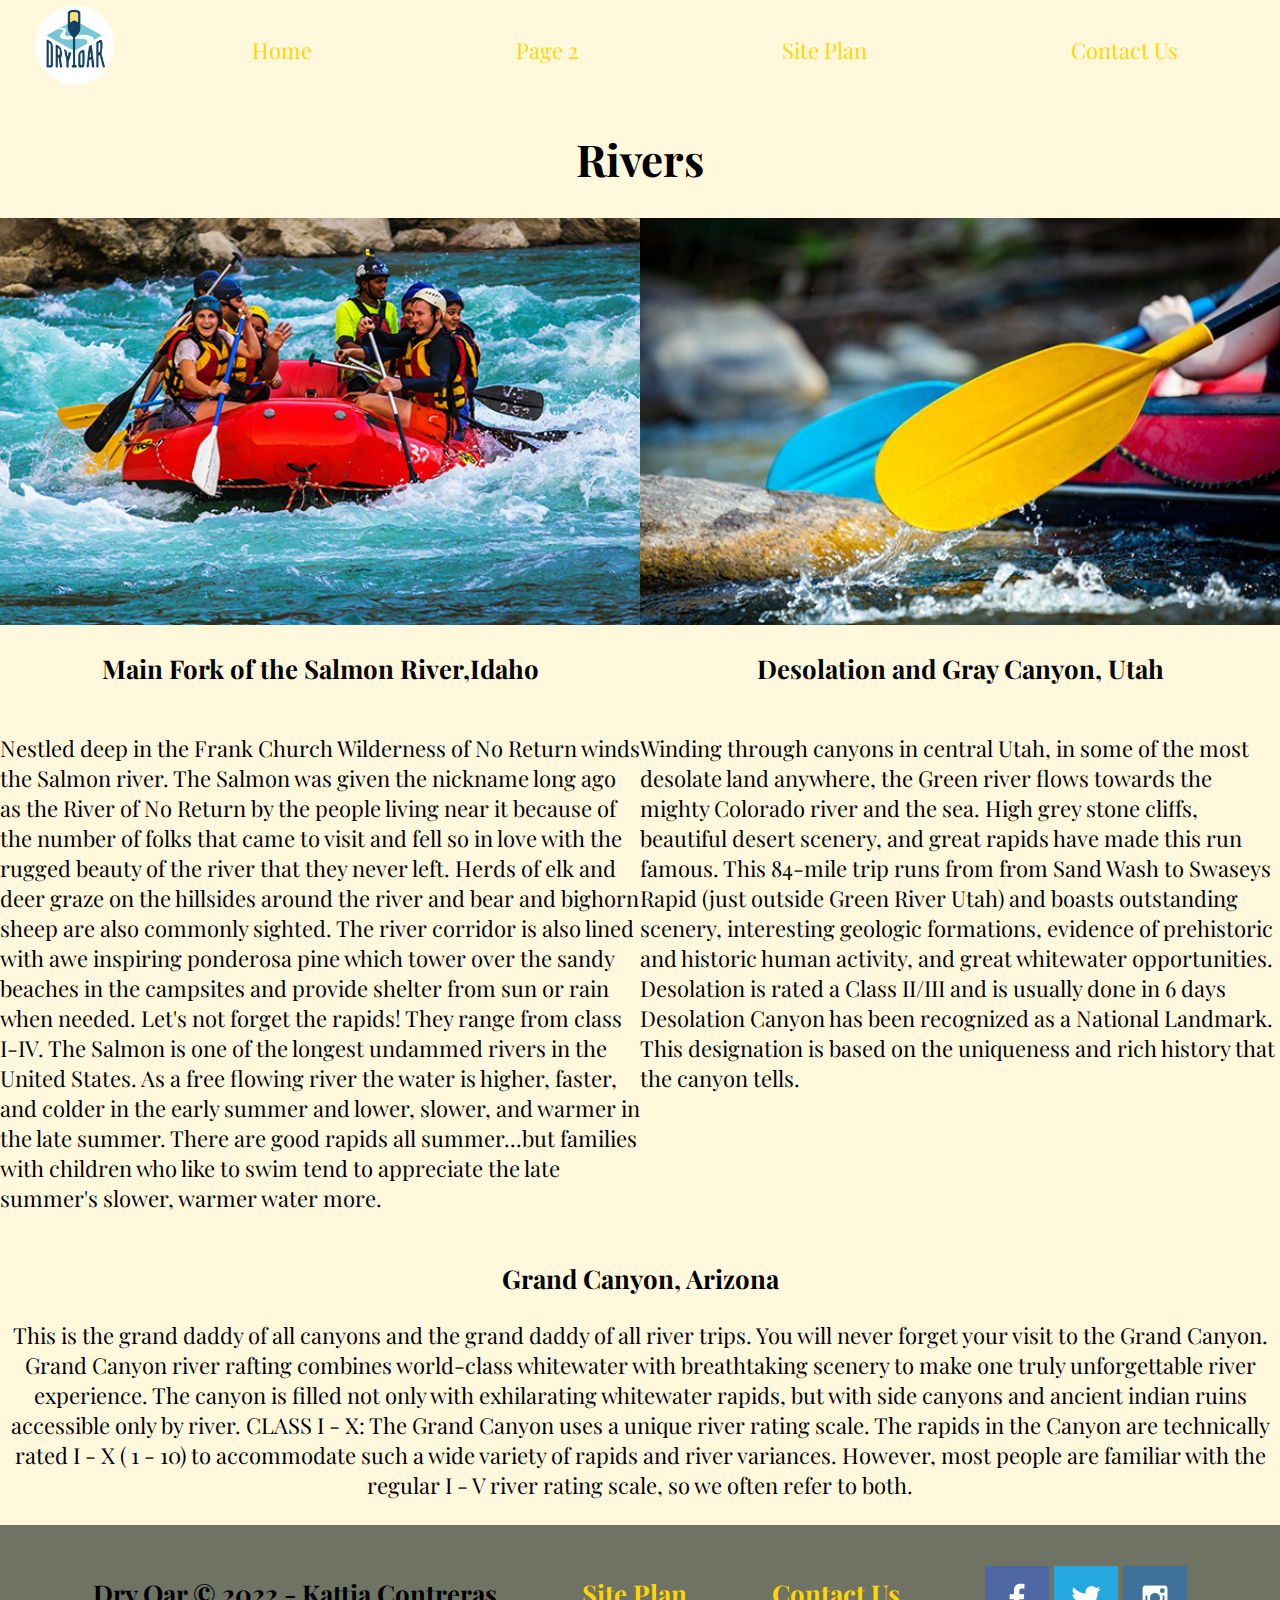
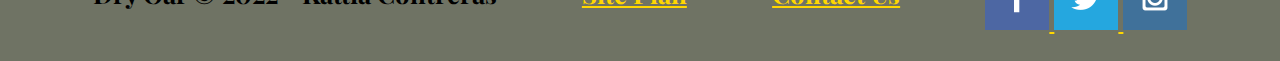
<file: wwr/subpage.html>
<!DOCTYPE html>
<html lang="en">
  <head>
    <meta charset="UTF-8" />
    <meta http-equiv="X-UA-Compatible" content="IE=edge" />
    <meta name="viewport" content="width=device-width, initial-scale=1.0" />
    <title>Whitewater Rafting</title>
    <link rel="stylesheet" href="./styles/style.css">

    <link rel="stylesheet" href="./styles/subpage.css" />
  </head>
  <body>
    <div>
      <header>
        <a id="logo_link" href="index.html">
          <img class="logo" src="images/logo.png" alt="Dry Oar Logo" />
        </a>
        <nav>
          <a href="index.html">Home</a>
          <a href="#">Page 2</a>
          <a href="site-plan-rafting.html">Site Plan</a>
          <a href="contactus.html">Contact Us</a>
        </nav>
      </header>
      <main>
        <h1>Rivers</h1>
        <div class="mainblock">
          <img class="img1" src="./images/rafting17_600.jpg" />
          <h3 class="h31">Main Fork of the Salmon River,Idaho</h3>
          <p class="p1">
            Nestled deep in the Frank Church Wilderness of No Return winds the
            Salmon river. The Salmon was given the nickname long ago as the
            River of No Return by the people living near it because of the
            number of folks that came to visit and fell so in love with the
            rugged beauty of the river that they never left. Herds of elk and
            deer graze on the hillsides around the river and bear and bighorn
            sheep are also commonly sighted. The river corridor is also lined
            with awe inspiring ponderosa pine which tower over the sandy beaches
            in the campsites and provide shelter from sun or rain when needed.
            Let's not forget the rapids! They range from class I-IV. The Salmon
            is one of the longest undammed rivers in the United States. As a
            free flowing river the water is higher, faster, and colder in the
            early summer and lower, slower, and warmer in the late summer. There
            are good rapids all summer...but families with children who like to
            swim tend to appreciate the late summer's slower, warmer water more.
          </p>
          <img class="img2" src="./images/rafting20_600_new.jpg" />
          <h3 class="h32">Desolation and Gray Canyon, Utah</h3>
          <p class="p2">
            Winding through canyons in central Utah, in some of the most
            desolate land anywhere, the Green river flows towards the mighty
            Colorado river and the sea. High grey stone cliffs, beautiful desert
            scenery, and great rapids have made this run famous. This 84-mile
            trip runs from from Sand Wash to Swaseys Rapid (just outside Green
            River Utah) and boasts outstanding scenery, interesting geologic
            formations, evidence of prehistoric and historic human activity, and
            great whitewater opportunities. Desolation is rated a Class II/III
            and is usually done in 6 days Desolation Canyon has been recognized
            as a National Landmark. This designation is based on the uniqueness
            and rich history that the canyon tells.
          </p>
        </div>

        <div class="div3">
          <h3>Grand Canyon, Arizona</h3>
          <p>
            This is the grand daddy of all canyons and the grand daddy of all
            river trips. You will never forget your visit to the Grand Canyon.
            Grand Canyon river rafting combines world-class whitewater with
            breathtaking scenery to make one truly unforgettable river
            experience. The canyon is filled not only with exhilarating
            whitewater rapids, but with side canyons and ancient indian ruins
            accessible only by river. CLASS I - X: The Grand Canyon uses a
            unique river rating scale. The rapids in the Canyon are technically
            rated I - X ( 1 - 10) to accommodate such a wide variety of rapids
            and river variances. However, most people are familiar with the
            regular I - V river rating scale, so we often refer to both.
          </p>
        </div>
      </main>
      <footer>
        <h3>Dry Oar &copy; 2022 - Kattia Contreras</h3>
        <h3><a href="site-plan-rafting.html">Site Plan</a></h3>
        <h3><a href="contactus.html">Contact Us</a></h3>
        <div class="social">
          <a href="https://facebook.com" target="_blank">
            <img src="images/facebook.png" alt="fb icon" />
          </a>
          <a href="https://twitter.com" target="_blank">
            <img src="images/twitter.png" alt="twitter icon" />
          </a>
          <a href="https://instagram.com" target="_blank">
            <img src="images/instagram.png" alt="instagram icon" />
          </a>
        </div>
      </footer>
    </div>
  </body>
</html>
</file>
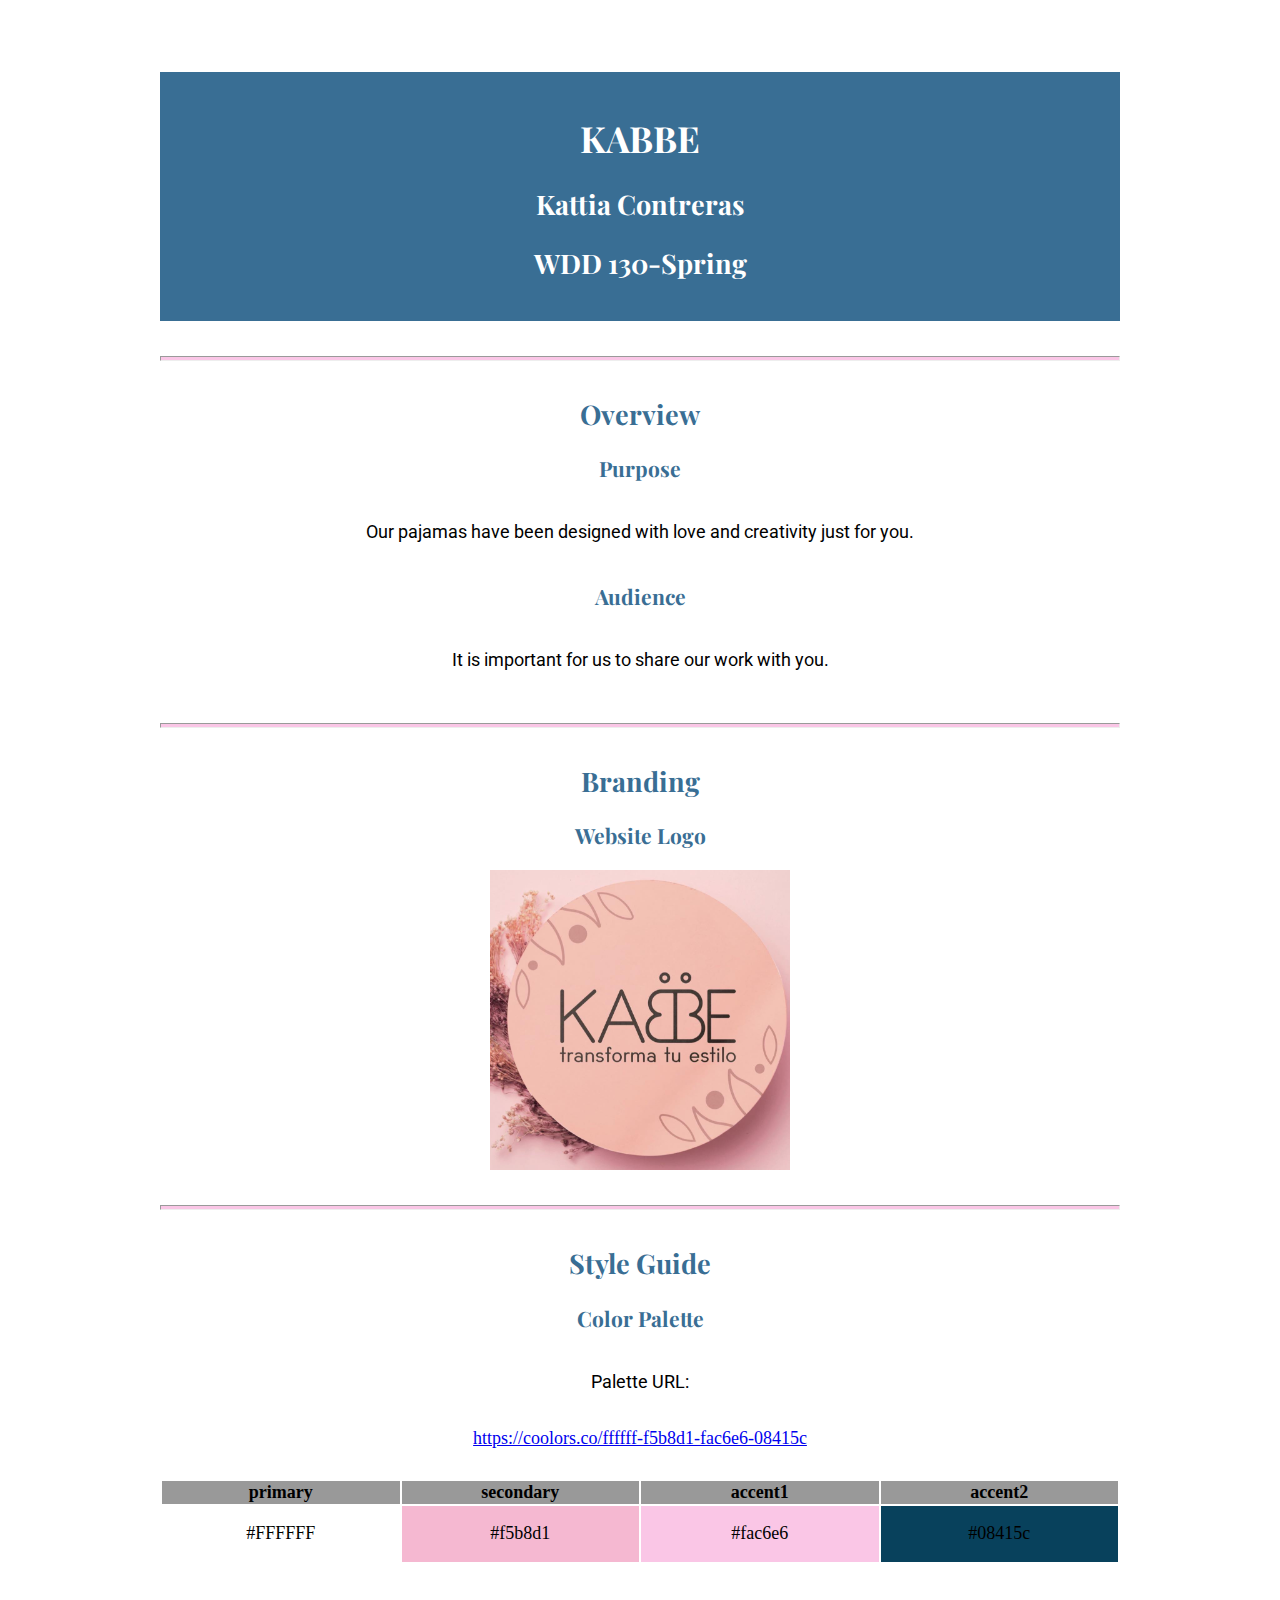
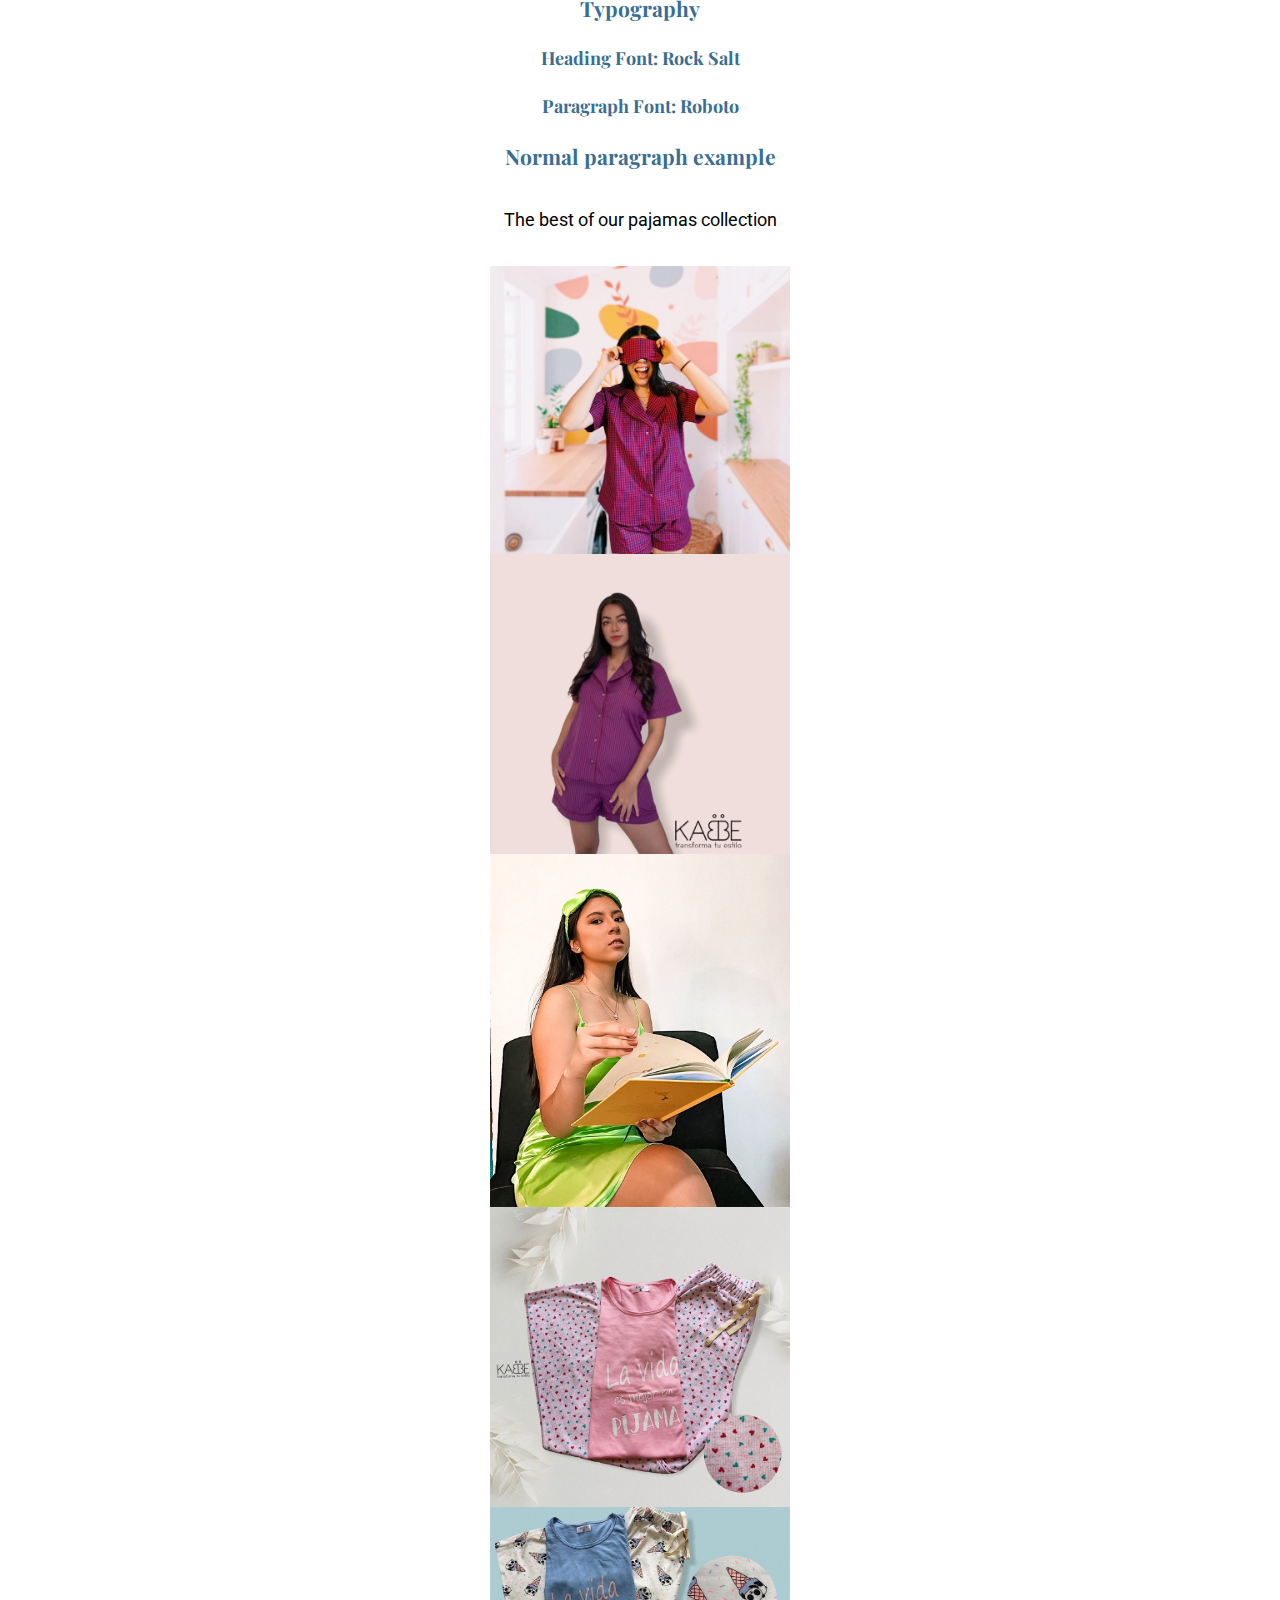
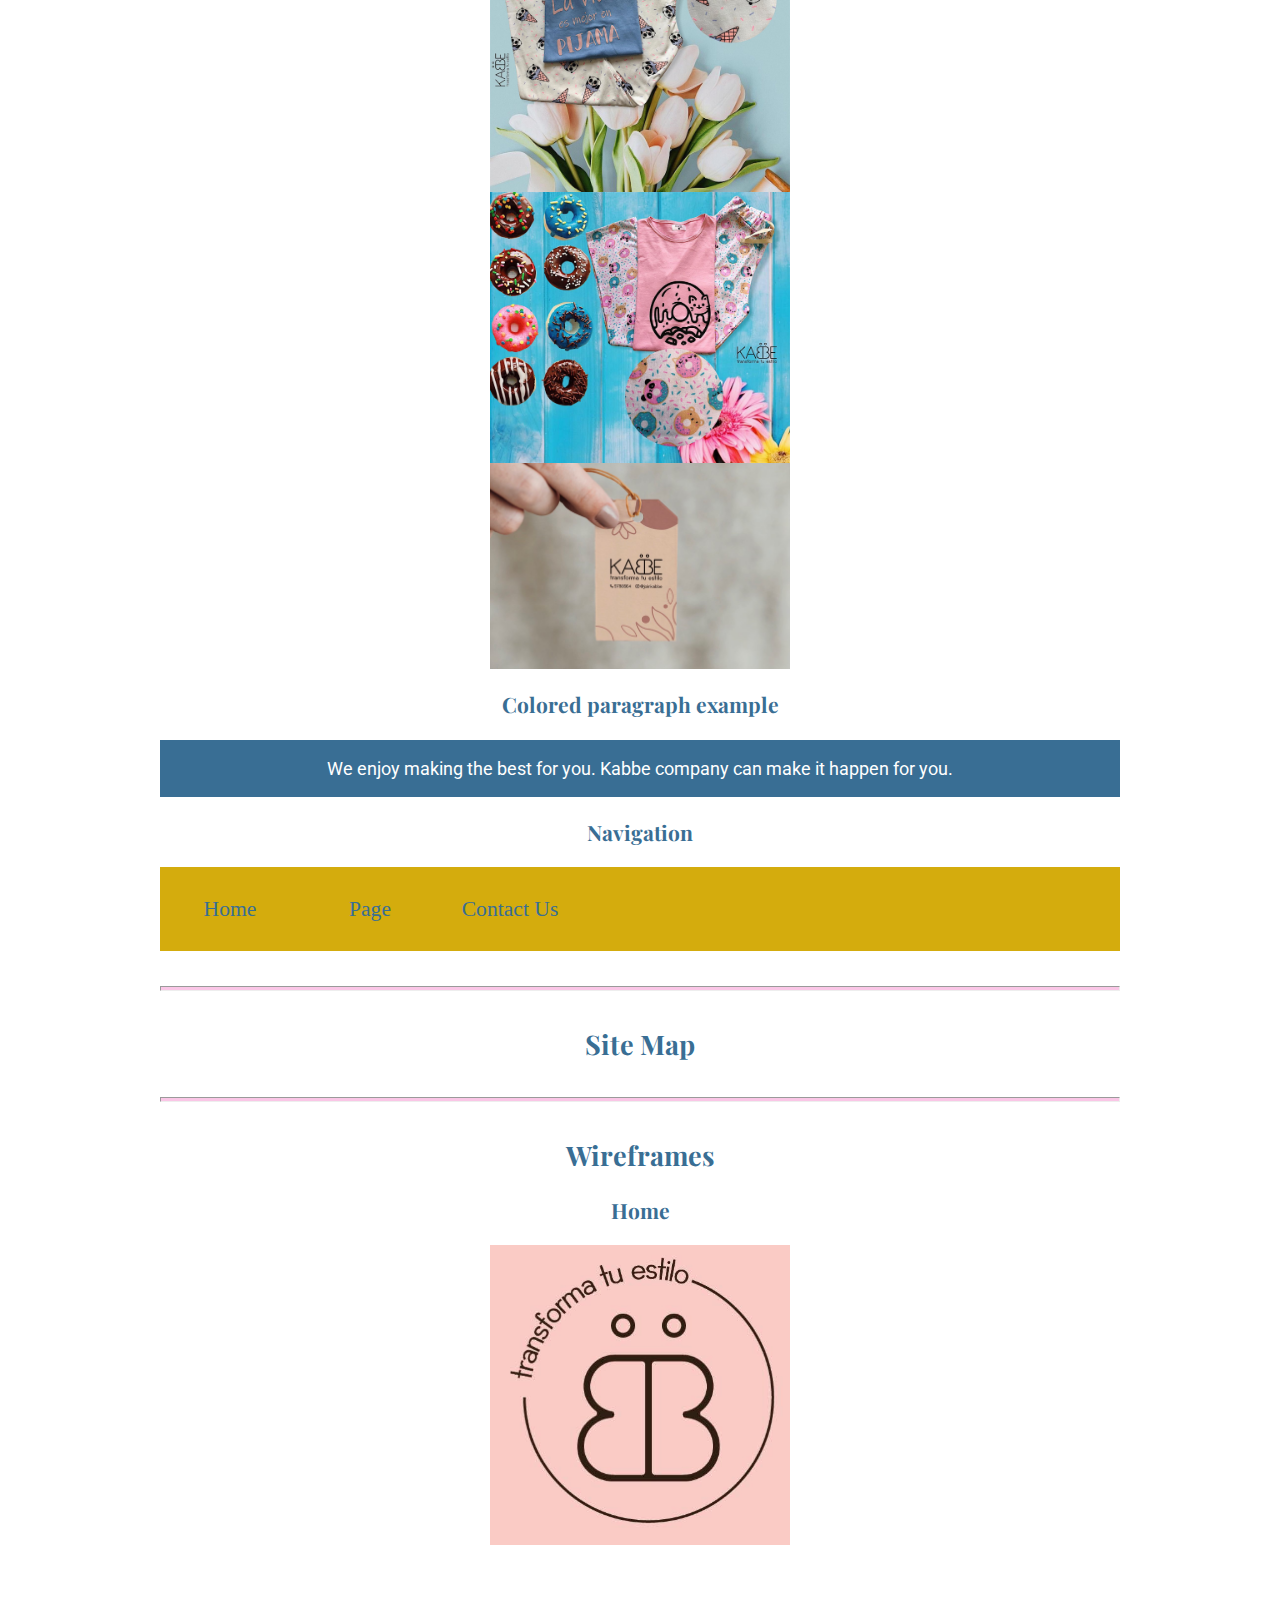
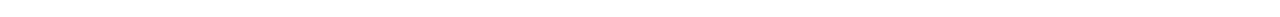
<file: wwr/planning/site-plan-rafting.html>
<!DOCTYPE html>
<html lang="en-us">

<head>
  <meta charset="utf-8" />
  <title>Site Plan</title>
  <link type="text/css" rel="stylesheet" href="css/site-plan-rafting.css" />
</head>

<body>
  <header>
    <h1> KABBE </h1>
    <h2> Kattia Contreras </h2>
    <h2> WDD 130-Spring </h2>
    <!-- In the header above, add the name of your site, your name and class number. For example if you are in section 3 you would put WDD 130-03 -->
  </header>
  <main>
    <!-- ------------------------Steps 2-5------------------------------ -->
    <hr />
    <h2>Overview</h2>
    <h3>Purpose</h3>
    <p> Our pajamas have been designed with love and creativity just for you. </p>
    <!-- change this -->

    <h3>Audience</h3>
    <p> It is important for us to share our work with you. </p>
    <!-- change this -->

    <hr />
    <h2>Branding</h2>
    <h3>Website Logo</h3>
    <!-- Replace this with some sort of logo for your site.  A logo can be as simple as the name of your site in a nice font :) -->
    <img src="images/funnyme.jpeg" />
    <hr />
    <h2>Style Guide</h2>

    <!-- ------------------------Steps 6-9------------------------------ -->

    <h3>Color Palette</h3>
    <!--  The colors you choose for a website are one of the most important decisions you will make. Follow the instructions on the activity in Canvas then return and replace the color codes below with the hex color codes (the 6 digit numbers that show at the bottom of each color) for the colors you have chosen below.  You should have at least 2 colors but do not have to fill in all 4 if you do not need them.  -->

    <!-- Copy and paste the URL to your finished palette below. Replace the href value that is there with yours. Make sure to paste it into both the href value and the content text of the <a> tag -->
    <p>Palette URL:</p>
    <a href="https://coolors.co/ffffff-f5b8d1-fac6e6-08415c"
      target="_blank">https://coolors.co/ffffff-f5b8d1-fac6e6-08415c</a>

    <table class="colors">
      <tr>
        <th>primary</th>
        <th>secondary</th>
        <th>accent1</th>
        <th>accent2</th>
      </tr>
      <!-- Replace the numbers in the boxes below with your hex color codes. Then switch to the site-plan.css file and change your colors there as well. -->
      <tr>
        <td class="primary"> #FFFFFF </td>
        <td class="secondary"> #f5b8d1 </td>
        <td class="accent1"> #fac6e6 </td>
        <td class="accent2"> #08415c </td>
      </tr>
    </table>

    <!-- ------------------------Steps 10-12------------------------------ -->

    <h3>Typography</h3>
    <!-- Choose a font for your paragraphs (body copy) and headlines. What font(s) have you chosen? Think also about which of your colors above you might use for background and font colors. -->

    <h4>
      Heading Font: Rock Salt
      <!-- change this -->
    </h4>
    <h4>
      Paragraph Font: Roboto
      <!-- change this -->
    </h4>
    <h3>Normal paragraph example</h3>
    <p>
     The best of our pajamas collection
    </p>
    <img src="images/pj1.jpeg"> 
    <img src="images/pj2.jpeg"> 
    <img src="images/pj3.jpeg"> 
    <img src="images/pj4.jpeg"> 
    <img src="images/pj5.jpeg"> 
    <img src="images/pj6.jpeg"> 
    <img src="images/pj7.jpeg"> 


    <h3>Colored paragraph example</h3>
    <p class="colored">
        We enjoy making the best for you. Kabbe company can make it happen for you.
    </p>

    <!-- ------------------------Step 13------------------------------ -->

    <h3>Navigation</h3>
    <!-- Think about how you want your navigation bar to look. In the site-plan.css file change the colors to your colors to get the look you desire. -->
    <nav>
      <a href="#"> Home </a>
      <a href="#"> Page </a>
      <a href="#"> Contact Us </a>
    </nav>
    <hr />
    <h2>Site Map</h2>
    
    <hr />
    <h2>Wireframes</h2>
    <!-- Create an additional wireframe for your site. List it here below the Home page wireframe. -->

    <h3>Home</h3>

    <img src="images/kabbe.jpeg"/>

    <!-- <img src="#" alt="page 2 wireframe"> -->
  </main>
</body>

</html>
</file>
<file: mywebsite/Styles/home.css>
#homegrid{
    display: grid;
    grid-template-columns: 1fr 1fr 1fr;
    grid-gap: 10px;
}

.text{
    grid-row: 4;
    grid-column: 1/4;
    text-align: center;
}

.text1{
    grid-row: 1/2;
    grid-column: 1/4;
    text-align: center;
}

h1{
    border: solid black 2px;
    margin: 1em auto;
    width: fit-content;
}

header{
    display: grid;
    grid-template-columns: 150px auto;
    background-color: pink;
}



.logo_img{
    width: 100%;
}

nav{
    display: flex;
    justify-content: space-around;
    align-items: center;


}

#homegrid > img{
    width: 100%;
    border: solid pink 2px;
    

}

.img3{
    height: 99.4%;
}

.img4{
    height: 100%;
}

.img5{
    height: 100%;
}

.img7{
    height: 100%;
}

.img8{
    height: 100%;
}

.img9{
    height: 100%;
}

footer{
    display: flex;
    justify-content: space-around;
    align-items: center;
    padding: 35px 120px;
    background-color: pink;
}

.social{
    align-items: center;
}

body{
    padding: 0;
    margin: 0;
    background-color:blanchedalmond;
}
</file>
<file: wwr/styles/style.css>
@import url('https://fonts.googleapis.com/css2?family=Playfair+Display:ital,wght@1,500&family=Roboto&display=swap');

:root {
--heading-font: "Smooch";
--paragraph-font: Koulen, Helvetica, sans-serif;
}

#content {
    max-width: 1600px;    
    margin: 0 auto;
    width: 100%;
}

nav a {
    text-align: center;
    color: gold;
    text-decoration: none;
    padding: 15px;
}

#hero-msg h1, #hero-msg h4 {
    text-align: center;
    color: white;
}

nav a {
    padding: 35px;
    text-decoration: none;
    text-align: center;
}

.button-box {
    text-align: center;
}

main section {
    text-align: center;
}

#background {
    height: 725px;
    grid-column: 1/11;
    grid-row: 4/9;
    background-color: cadetblue;
}

body {
    background-color: cornsilk;
    font-family: 'Playfair Display', sans-serif;
    font-size: 22px;
    margin: 0;
    padding: 0;
}

#logo_link {
    padding-top: 5px;
    justify-self: center;
    z-index: 1;
}

#hero-img {
    width: 100%;
}

header {
    width: 100%;
    display: grid;
    grid-template-columns: 150px auto;
}

nav{
    display: flex;
    justify-content: space-around;
    z-index: 1;
}

nav a:hover {
    background-color: rosybrown;
    color: black;
}

.book, .join{
    background-color: darkcyan;
    color: black;
    text-decoration: none;
    font-size: 18px;
    padding: 15px 30px;
    margin-top: 50px;
    border-radius: 5px;
}

.book:hover, .join:hover {
    background-color: red;
    color: black;
}


.msg {
    background-color: #6f7364;
    grid-column: 6/10;
    grid-row: 6/7;
    padding: 35px;
    box-shadow: 5px 5px 10px #6f7364;
}

footer {
    /* background-color: darkgrey; */
    text-decoration: none;
}


.home-title {
    font-family: 'Playfair Display', 'Bradley Hand', sans-serif;
    font-size: 25px;
    color: black;
}

h2 {
    margin: 0;
}

h4 {
    color: black;
}

.msg h2 {
    color: black;
}

.msg p {
    padding-bottom: 15px;
}

footer h3 {
    color: black;
}

footer a {
    color: gold;
}

footer a:hover {
    color: black;
}

.logo {
    width: 80px;
}

.icon {
    width: 80px;
    padding-top: 10px;
}

footer {
    padding: 25px 50px;
    margin-top: 200px;
    background-color: #6f7364;
    display: flex;
    justify-content: space-around;
    align-items: center;
}

footer .social img {
    padding-top: 15px;
}

.rivers-card {
    /* margin: 200px 0; */
    grid-column: 2/4;
    grid-row: 2/3;
}

#hero-msg {
    grid-column: 2/3;
    grid-row: 1/2;
    margin-top: 100px;
}

.card-img, .mountains {
    width: 100%;
}

main section img {
    box-sizing: border-box;
}



#hero{
    display: grid;
    grid-template-columns: 1fr 3fr 1fr;
    margin-top: -100px;
}

#hero-box {
    grid-column: 1/4;
    grid-row: 1/3;
    z-index: -1;
}

.camping-card {
    grid-column: 5/7;
    grid-row: 2/3;
}

.rapids-card {
    grid-column: 8/10;
    grid-row: 2/3;
}

.card-img:hover {
    opacity: .6;
    transform: scale(1.1);
}


.rivers-card, .camping-card, .rapids-card { 
    margin: 50px auto;
    width: 60%;
}


.mountains, .msg {
    width: 80%;
    display: block;
    margin: 0 auto;
}

footer {
    margin-top: 25px;
}

.home-grid{
    display: grid;
    grid-template-columns: repeat(10, 1fr);
}

.mountains {
    width: 100%;
    grid-column: 2/7;
    grid-row: 5/8;
    box-shadow: 5px 5px 10px #6f7364;
}

.card-img {
    border: 10px solid #d9c2a3;
    transition: transform .5s;
    box-shadow: 5px 5px 10px #6f7364;
}
</file>
<file: positionstyles.css>
/* CSS - Name: "positionstyles.css" */
/* Activity 1 styles */
.content1 {
  /* This is the parent of the activity 1 boxes. */
    display: grid;
    grid-template-columns: 1fr 1fr;
    grid-gap: 20px;
    justify-items: center;
}
.red1 { 
  width: 100%; 
  height: 100px; 
  background-color: red; 
  grid-column: 1/3;
} 

.green1 {
  width: 200px; 
  height: 200px; 
  background-color: green; 
}

.yellow1 {
  width: 200px; 
  height: 200px; 
  background-color: gold; 
}

.blue1 {
  width: 100%; 
  height: 100px; 
  background-color: blue; 
  grid-column: 1/3;
}

/* Activity 2 styles */ 
.content2 {
  /* This is the parent of the activity 2 boxes. */
    display: grid;
    grid-template-rows: 50px 50px 50px 50px 50px;
    grid-template-columns: 50px 50px 50px 50px 50px;
    padding-bottom: 200px;
}

.red2 {
  width: 100px; 
  height: 100px; 
  background-color: red; 
  grid-column: 1/2;
  grid-row: 1/3;
}

.green2 { 
  width: 100px; 
  height: 100px; 
  background-color: green; 
  grid-row: 2/3;
  grid-column: 2/3;
}

.yellow2 {
  width: 100px; 
  height: 100px; 
  background-color: gold; 
  grid-row: 3/4;
  grid-column: 3/4;
}

.blue2 {
  width: 100px; 
  height: 100px; 
  background-color: blue; 
  grid-row: 4/5;
  grid-column: 4/5;
}

/* Activity 3 styles */ 
.content3 {
  /* This is the parent of the activity 3 boxes. */
    display: grid;
    grid-template-columns: 1fr 1fr;
    grid-column-gap: 7.5em;
    
}

.red3 {
  width: 100%; 
  height: 100px; 
  background-color: red; 
  grid-column: 1/3;  
  grid-row: 1/2;
} 

.green3 {
  width: 100%; 
  height: 100px; 
  background-color: green;
  grid-column: 1/2;  
  grid-row: 2/4;
}

.yellow3 {
  width: 100%; 
  height: 100px; 
  background-color: gold; 
  justify-self: end;
  grid-row: 2/4;
  grid-column: 2/3;  
} 

.blue3 {
  width: 100%;
  height: 100px; 
  background-color: blue; 
  grid-column: 1/3;
  grid-row: 5;
}

/* Activity 4 styles */ 
.content4 {
  /* This is the parent of the activity 4 boxes. */
  display: grid;
  grid-template-columns: 1fr 1fr;
  height: 400px;
}

.red4 {
  width: 100%; 
  height: 100%; 
  background-color: red; 
  grid-row: 1/4;
  grid-column: 100%;  
} 

.green4 {
  width: 100%; 
  height: 100%; 
  background-color: green; 
  grid-column: 2/4;
}

.yellow4 {
  width: 100%; 
  height: 100%; 
  background-color: gold; 
  grid-column: 2/4;
}

.blue4 {
  width: 100%; 
  height: 100%; 
  background-color: blue; 
  grid-column: 2/4;
}

/* Activity 5 styles */ 
.content5 {
  /* This is the parent of the activity 5 boxes. */
  height: 400px;
}

.red5 { 
  width: 100%; 
  height: 100px; 
  background-color: red; 
} 

.green5 { 
  width: 150px; 
  height: 150px; 
  background-color: green; 
  float: left;
} 

.yellow5 {
  width: 100%; 
  height: 200px; 
  background-color: gold; 

} 

.blue5 {
  width: 100%; 
  height: 100px; 
  background-color: blue; 
} 

/* Activity 6 styles */ 
.content6 {
  /* This is the parent of the activity 6 boxes. */
  display: grid;
  grid-template-columns: repeat(6, 1fr);
  padding-bottom: 200px;
}

.red6 {
  width: 400px; 
  height: 200px; 
  background-color: red; 
  grid-row: 1/3;
  grid-column: 1/5;
} 

.green6 {
  width: 200px; 
  height: 200px; 
  background-color: green; 
  grid-row: 5/7;
  grid-column: 1/3;
  z-index: 1;
} 

.yellow6 {
  width: 200px; 
  height: 400px; 
  background-color: gold; 
  grid-row: 3/7;
  grid-column: 4/6;
  z-index: 1;
} 

.blue6 {
  width: 400px; 
  height: 400px; 
  background-color: blue; 
  grid-row: 2/6;
  grid-column: 2/6;
} 


/* Do not make any changes below here */
.activity {
  width: 70%; 
  margin: 20px auto; 
  font-family: Arial, sans-serif; 
  border: 1px solid black; 
  padding: 10px; 
  clear:both; 
  overflow-y: auto;
  overflow-x: hidden;
} 

.hint {
  border: 1px solid grey;
  background: #e0e0e0;
  padding: .5em;
  position: relative;
  margin: 1em 0;
}
.hint h3 {
  margin: 0;
}
.hint:hover {
  background: #d0d0d0;
}
.hint > div {
  display: none;
}

.hint input[type=checkbox] {
  position: absolute;
  width: 100%;
  height: 100%;
  opacity: 0;
  z-index: 1;
  cursor: pointer;
}

.hint input[type=checkbox]:checked ~ div {
  display: block;
}

.hint i {
  position: absolute;
  transform: translate(-6px, 0);
  margin-top: 16px;
  right: 10px;
  top: -3px;
}
.hint i:before, .hint i:after {
  content: "";
  position: absolute;
  background-color: black;
  width: 3px;
  height: 9px;
}
.hint i:before {
  transform: translate(2px, 0) rotate(45deg);
}
.hint i:after {
  transform: translate(-2px, 0) rotate(-45deg);
}

.hint input[type=checkbox]:checked ~ i:before {
  transform: translate(-2px, 0) rotate(45deg);
}
.hint input[type=checkbox]:checked ~ i:after {
  transform: translate(2px, 0) rotate(-45deg);
}
.hint a {
  position: relative;
  z-index: 1;
}
</file>
<file: mywebsite/Styles/design.css>
#home{
    display: grid;
    grid-template-columns: 1fr 1fr 1fr;
}

h1{
    grid-column: 1/4;
    grid-row: 1/2;
    text-align: center;
}

.img1{
    grid-column: 1/3 ;
    grid-row: 2/3;
    width: 100%;
    border: solid pink 15px;
}

.div1{
    grid-column: 3/4;
    grid-row: 2/3;
    padding-left: 15px;
}

.div2{
    grid-column: 1/2;
    grid-row: 3/4;
    margin-top: -10px;
    padding-left: 15px;
}

.div2 p{
    line-height: 100px;
}

.div1 p{
    line-height: 100px;
    margin-top: -40px;
}

.img2{
    grid-column: 2/4;
    grid-row: 3/4;
    width: 100%;
    border: solid pink 15px;
    margin-top: 50px;
    height: 90%;
}

p{
    line-height: 50px;
}

footer{
    display: flex;
    justify-content: space-around;
}

header{
    display: grid;
    grid-template-columns: 180px auto;
}

.logo{
    width: 100px;
}
</file>
<file: mywebsite/Styles/inspiration.css>
#gridp3{
    display: grid;
    grid-template-columns: 1fr 1fr;
}

h1{
    grid-column: 1/3;
    grid-row: 1/2;
    text-align: center;
}

.imgp3{
    grid-column: 1/3;
    grid-row: 3/4;
    width: 100%;
    border: solid pink 60px;
}

.text1{
    grid-column: 1/3;
    grid-row: 2/3;
}

.text2{
    grid-column: 1/3;
    grid-row: 6/7;
}

.imgp3a{
    grid-column: 1/3;
    grid-row: 4/5;
    width: 100%;
    border: solid pink 60px;
}

form {
    grid-column: 1/3;
    grid-row: 7/8;
    margin: 0 auto;
    width: 97.5%;
    padding: 1em;
    border: 1px solid #ccc;
    border-radius: 1em;
}

ul{
    list-style: none;
    padding: 0;
    margin: 0;
}

form li + li {
    margin-top: 1em;
}

label{
    display: inline-block;
    width: 90px;
}

input,
textarea{
    font: 1em sans-serif;
    width: 92%;
    box-sizing: border-box;
    border: 1px solid #999;
}

input:focus,
textarea:focus{
    border-color: #000;
}

textarea{
    vertical-align: top;
    height: 5em;
}

.button{
    padding-left: 90px;
}

button{
    margin-left: 40em;
}

#feedback{
    background-color: antiquewhite;
    grid-column: 1/3;
    grid-row: 5/6;
    top: 0;
    left: 0;
    right: 0;
    padding: .5em;
    display: none;
}

.moveDown{
    margin-top: flex;
    justify-content: space-around;
}
</file>
<file: wwr/styles/contactus.css>
/* CSS for contactus part */
form {
    /* Center the form on the page */
    margin: 0 auto;
    width: 400px;
    /* Form outline */
    padding: 1em;
    border: 1px solid #CCC;
    border-radius: 1em;
  }
  
  ul {
    list-style: none;
    padding: 0;
    margin: 0;
  }
  
  form li + li {
    margin-top: 1em;
  }
  
  label {
    /* Uniform size & alignment */
    display: inline-block;
    width: 90px;
    text-align: right;
  }
  
  input,
  textarea {
    /* To make sure that all text fields have the same font settings
       By default, textareas have a monospace font */
    font: 1em sans-serif;
  
    /* Uniform text field size */
    width: 300px;
    box-sizing: border-box;
  
    /* Match form field borders */
    border: 1px solid #999;
  }
  
  input:focus,
  textarea:focus {
    /* Additional highlight for focused elements */
    border-color: #000;
  }
  
  textarea {
    /* Align multiline text fields with their labels */
    vertical-align: top;
  
    /* Provide space to type some text */
    height: 5em;
  }
  
  .button {
    /* Align buttons with the text fields */
    padding-left: 90px; /* same size as the label elements */
  }
  
  button {
    /* This extra margin represent roughly the same space as the space
       between the labels and their text fields */
    margin-left: .5em;
  }

  #feedback {
    background-color: antiquewhite;
    position: absolute;
    top: 0;
    left: 0;
    right: 0;
    padding: .5em;
    /* make this element invisible until we are ready for it */
    display: none;       
}
.moveDown {
    margin-top: 3em;
}
</file>
<file: wwr/styles/subpage.css>
.img1{
  grid-column: 1/2;
  width: 100%;
 
 
}
.img2{
  grid-column: 2/3;
  grid-row: 1/2;
  width: 100%;
 
 
}

.p1{
  grid-column: 1/2;
  grid-row: 3/4;
}


.div3, h3{
  text-align: center;
}

.p2{
  grid-column: 2/3;
  grid-row: 3/4;
}

.mainblock{
    display: grid;
    grid-template-columns: 1fr 1fr;
}

h1 {
  text-align: center;
}
</file>
<file: wwr/planning/css/site-plan-rafting.css>
/* if you are using any Google fonts change the font names below to your fonts. 
Any spaces in your font name should be replaced with a +. 
Fonts are separated by a | */
@import url('https://fonts.googleapis.com/css2?family=Playfair+Display:ital,wght@1,500&family=Roboto&display=swap');

:root {
  /* change the values below to your colors from your palette */
  --primary-color: #FFFF   ;
  --secondary-color: #F5B8D1;
  --accent1-color: #FAC6E6;
  --accent2-color: #08415C;

  /* change the values below to your chosen font(s) */
  --heading-font: "Playfair Display";
  --paragraph-font: Roboto, Helvetica, sans-serif;

  /* these colors below should be chosen from among your palette colors above */
  --headline-color-on-white: #396E94;  /* headlines on a white background */ 
  --headline-color-on-color: white; /* headlines on a colored background */ 
  --paragraph-color-on-white: #396E94; /* paragraph text on a white background */ 
  --paragraph-color-on-color: white; /* paragraph text on a colored background */ 
  --paragraph-background-color: #396E94  ;
  --nav-link-color: #396E94;
  --nav-background-color: #D4AC0D;
  --nav-hover-link-color: white;
  --nav-hover-background-color: #396E94;
}


/*  Look around below...but DON'T CHANGE ANYTHING! */

body {
  max-width: 960px;
  margin: 0 auto;
  padding: 4em;
  font-size: 18px;
  text-align: center;
}
img {
  display: block;
  margin: 0 auto;
  max-width: 300px;
}
h1, h2, h3, h4, h5, h6 {
  font-family: var(--heading-font);
  color: var(--headline-color-on-white);
}
h2 {
  text-align: center;
}
hr {
  height: 3px;
  margin: 35px 0;
  background: var(--accent1-color);
}
header {
  padding: 1em;
  text-align: center;
  color: var(--paragraph-color-on-color);
  background-color: var(--paragraph-background-color);
}
header > h1, header > h2 {
  color: var(--headline-color-on-color);
}
p {
  font-family: var(--paragraph-font);
  color: var(--paragraph-color);
  padding: 1em;
}
.colors {
  width: 100%;
  min-width: 350px;
  margin: 30px auto;
  text-align: center;
}
.colors th {
  background-color: #999;
}
.colors td{
  width: 25%;
  height: 3em;
}
.primary {
  background-color: var(--primary-color);
}
.secondary {
  background-color: var(--secondary-color);
}
.accent1 {
  background-color: var(--accent1-color);
}
.accent2{
  background-color: var(--accent2-color);
}
p.colored {
  background-color: var(--paragraph-background-color);
  color: var(--paragraph-color-on-color);
}
nav {
  background-color: var(--nav-background-color);
  line-height: 3em;
  text-align: center;
  font-size: 1.2em;
}
nav  {
  list-style-type: none;
  display: flex;
}
nav a {
  padding:1em;
  min-width: 120px;
  text-decoration: none;
  padding: 10px;
}
nav a:link, nav a:visited {
  color: var(--nav-link-color);
}
nav a:hover {
  color: var(--nav-hover-link-color);
  background-color: var(--nav-hover-background-color);
}
.sitemap {
  display: grid;
  justify-content: center;

  grid-template-columns: repeat(6, 15%);
  grid-template-rows: 3em 1.5em 1.5em 3em;
  grid-template-areas: ". . home home . ."
    ". . . top . ."
    ". left left right right ."
    "page2 page2 . . page3 page3";
}
.sitemap > div {
  text-align: center;
}
.sm-home {
  grid-area: home;
  background-color: #ccc;
  line-height: 3em;
}
.sm-page2 {
  grid-area: page2;
  background-color: #ccc;
  line-height: 3em;
}
.sm-page3 {
  grid-area: page3;
  background-color: #ccc;
  line-height: 3em;
}
.top {
  grid-area: top;
  border-left: 1px solid;
}
.left {
  grid-area: left;
  border-top: 1px solid;
  border-left: 1px solid;
}
.right {
  grid-area: right;
  border-top: 1px solid;
  border-right: 1px solid;
}
</file>
